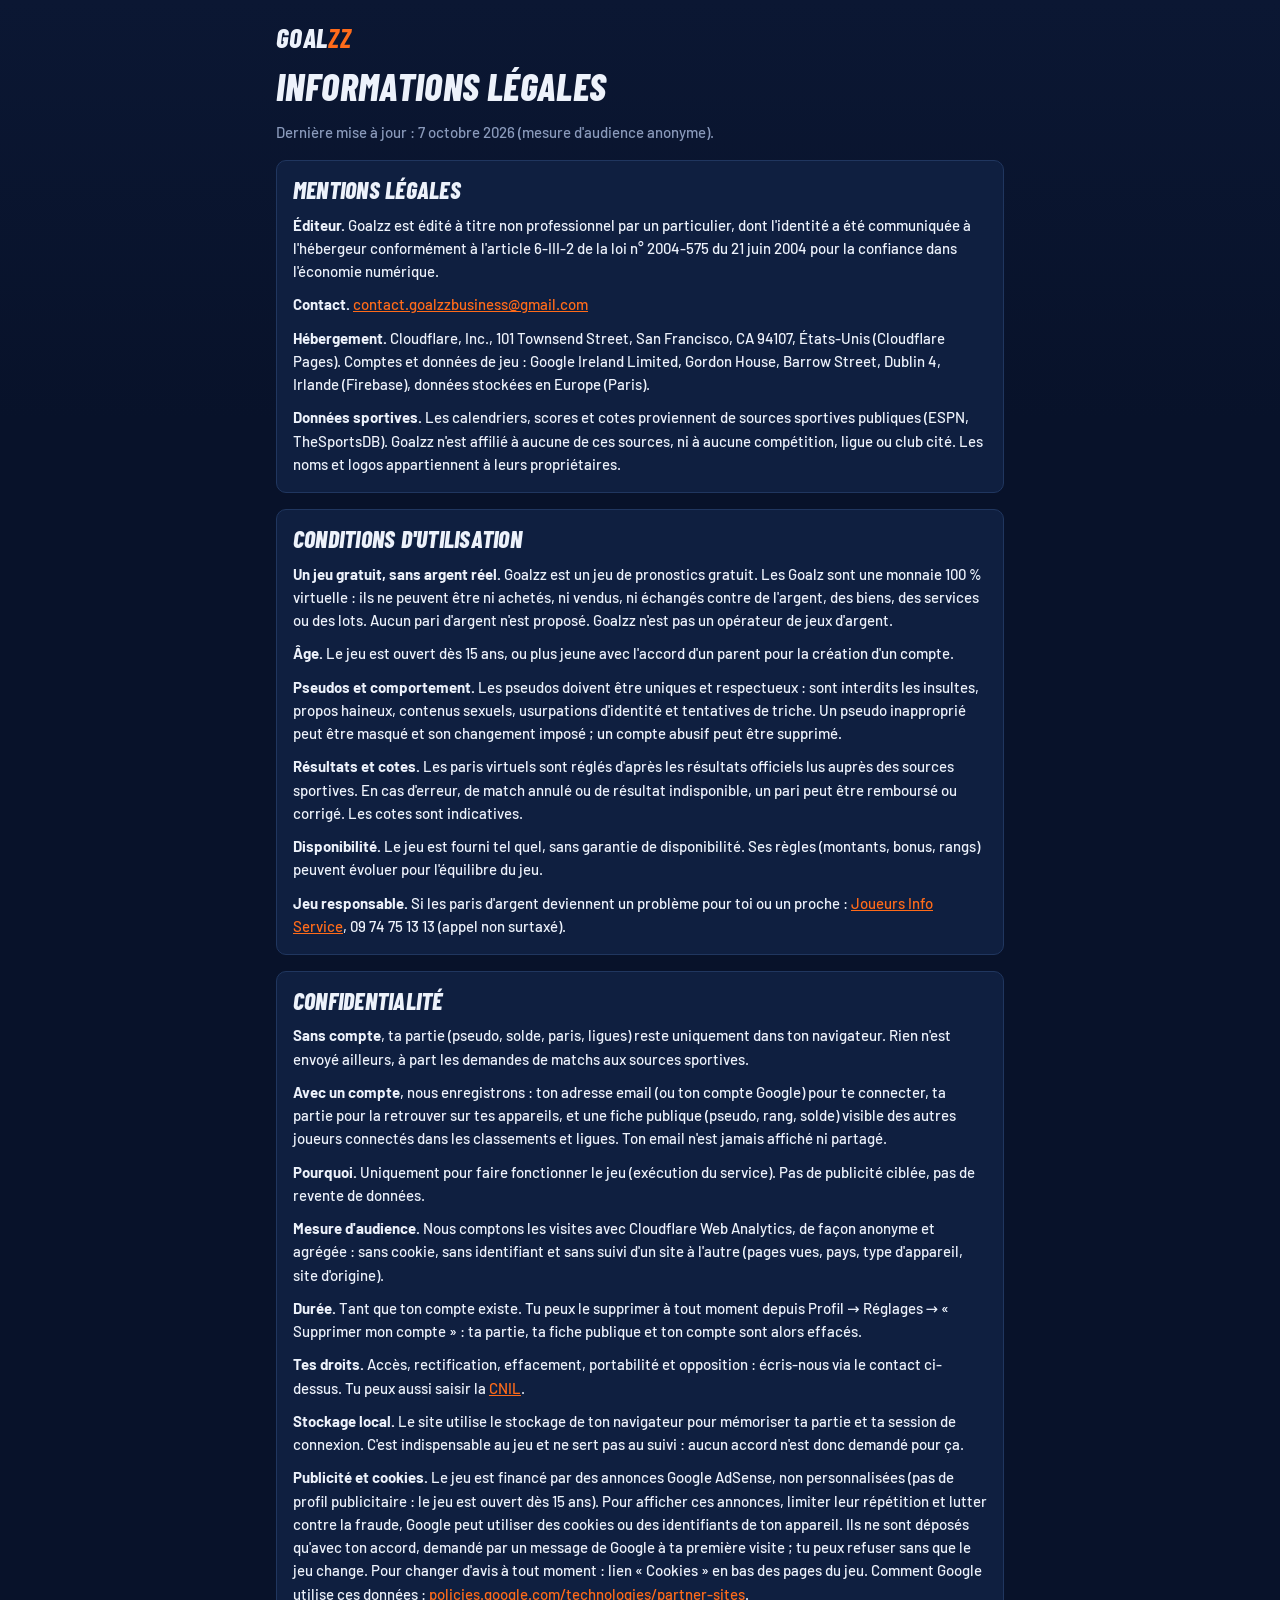
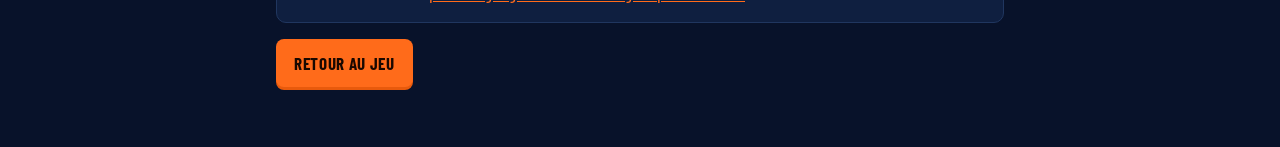
<file: legal.html>
<!doctype html>
<html lang="fr">
<head>
  <meta charset="utf-8">
  <meta name="google-adsense-account" content="ca-pub-2648122457549094">
  <meta name="viewport" content="width=device-width, initial-scale=1, viewport-fit=cover">
  <meta name="theme-color" content="#08122a">
  <title>Goalzz · Mentions légales, conditions et confidentialité</title>
  <meta name="description" content="Mentions légales, conditions d'utilisation et politique de confidentialité de Goalzz, le jeu de pronostics sportifs gratuit sans argent réel.">
  <link rel="canonical" href="https://goalzz.fr/legal">
  <link rel="icon" href="icons/icon.svg" type="image/svg+xml">
  <link rel="preconnect" href="https://fonts.googleapis.com">
  <link rel="preconnect" href="https://fonts.gstatic.com" crossorigin>
  <link href="https://fonts.googleapis.com/css2?family=Barlow+Condensed:ital,wght@0,700;0,800;1,800&family=Barlow:wght@400;500;600;700&display=swap" rel="stylesheet">
  <link rel="stylesheet" href="css/styles.css">
</head>
<body>
  <main class="legal-page">
    <a class="logo" href="./" aria-label="Retour au jeu"><span>GOAL<b>ZZ</b></span></a>

    <h1 class="page-title">Informations légales</h1>
    <p class="muted">Dernière mise à jour : 7 octobre 2026 (mesure d'audience anonyme).</p>

    <section id="mentions" class="card">
      <h2>Mentions légales</h2>
      <p><strong>Éditeur.</strong> Goalzz est édité à titre non professionnel par un particulier, dont
        l'identité a été communiquée à l'hébergeur conformément à l'article 6-III-2 de la loi
        n° 2004-575 du 21 juin 2004 pour la confiance dans l'économie numérique.</p>
      <p><strong>Contact.</strong> <a href="mailto:contact.goalzzbusiness@gmail.com">contact.goalzzbusiness@gmail.com</a></p>
      <p><strong>Hébergement.</strong> Cloudflare, Inc., 101 Townsend Street, San Francisco, CA 94107,
        États-Unis (Cloudflare Pages). Comptes et données de jeu : Google Ireland Limited, Gordon House,
        Barrow Street, Dublin 4, Irlande (Firebase), données stockées en Europe (Paris).</p>
      <p><strong>Données sportives.</strong> Les calendriers, scores et cotes proviennent de sources
        sportives publiques (ESPN, TheSportsDB). Goalzz n'est affilié à aucune de ces sources, ni à
        aucune compétition, ligue ou club cité. Les noms et logos appartiennent à leurs propriétaires.</p>
    </section>

    <section id="cgu" class="card">
      <h2>Conditions d'utilisation</h2>
      <p><strong>Un jeu gratuit, sans argent réel.</strong> Goalzz est un jeu de pronostics gratuit.
        Les Goalz sont une monnaie 100 % virtuelle : ils ne peuvent être ni achetés, ni vendus, ni
        échangés contre de l'argent, des biens, des services ou des lots. Aucun pari d'argent n'est
        proposé. Goalzz n'est pas un opérateur de jeux d'argent.</p>
      <p><strong>Âge.</strong> Le jeu est ouvert dès 15 ans, ou plus jeune avec l'accord d'un
        parent pour la création d'un compte.</p>
      <p><strong>Pseudos et comportement.</strong> Les pseudos doivent être uniques et respectueux :
        sont interdits les insultes, propos haineux, contenus sexuels, usurpations d'identité et
        tentatives de triche. Un pseudo inapproprié peut être masqué et son changement imposé ; un
        compte abusif peut être supprimé.</p>
      <p><strong>Résultats et cotes.</strong> Les paris virtuels sont réglés d'après les résultats
        officiels lus auprès des sources sportives. En cas d'erreur, de match annulé ou de résultat
        indisponible, un pari peut être remboursé ou corrigé. Les cotes sont indicatives.</p>
      <p><strong>Disponibilité.</strong> Le jeu est fourni tel quel, sans garantie de disponibilité.
        Ses règles (montants, bonus, rangs) peuvent évoluer pour l'équilibre du jeu.</p>
      <p><strong>Jeu responsable.</strong> Si les paris d'argent deviennent un problème pour toi ou un
        proche : <a href="https://www.joueurs-info-service.fr">Joueurs Info Service</a>, 09 74 75 13 13
        (appel non surtaxé).</p>
    </section>

    <section id="confidentialite" class="card">
      <h2>Confidentialité</h2>
      <p><strong>Sans compte</strong>, ta partie (pseudo, solde, paris, ligues) reste uniquement dans
        ton navigateur. Rien n'est envoyé ailleurs, à part les demandes de matchs aux sources sportives.</p>
      <p><strong>Avec un compte</strong>, nous enregistrons : ton adresse email (ou ton compte Google)
        pour te connecter, ta partie pour la retrouver sur tes appareils, et une fiche publique
        (pseudo, rang, solde) visible des autres joueurs connectés dans les classements et ligues.
        Ton email n'est jamais affiché ni partagé.</p>
      <p><strong>Pourquoi.</strong> Uniquement pour faire fonctionner le jeu (exécution du service).
        Pas de publicité ciblée, pas de revente de données.</p>
      <p><strong>Mesure d'audience.</strong> Nous comptons les visites avec Cloudflare Web Analytics,
        de façon anonyme et agrégée : sans cookie, sans identifiant et sans suivi d'un site à l'autre
        (pages vues, pays, type d'appareil, site d'origine).</p>
      <p><strong>Durée.</strong> Tant que ton compte existe. Tu peux le supprimer à tout moment depuis
        Profil → Réglages → « Supprimer mon compte » : ta partie, ta fiche publique et ton compte
        sont alors effacés.</p>
      <p><strong>Tes droits.</strong> Accès, rectification, effacement, portabilité et opposition :
        écris-nous via le contact ci-dessus. Tu peux aussi saisir la
        <a href="https://www.cnil.fr">CNIL</a>.</p>
      <p><strong>Stockage local.</strong> Le site utilise le stockage de ton navigateur pour
        mémoriser ta partie et ta session de connexion. C'est indispensable au jeu et ne sert pas au
        suivi : aucun accord n'est donc demandé pour ça.</p>
      <p id="cookies"><strong>Publicité et cookies.</strong> Le jeu est financé par des annonces Google
        AdSense, non personnalisées (pas de profil publicitaire : le jeu est ouvert dès 15 ans). Pour
        afficher ces annonces, limiter leur répétition et lutter contre la fraude, Google peut utiliser
        des cookies ou des identifiants de ton appareil. Ils ne sont déposés qu'avec ton accord, demandé
        par un message de Google à ta première visite ; tu peux refuser sans que le jeu change. Pour
        changer d'avis à tout moment : lien « Cookies » en bas des pages du jeu. Comment Google utilise
        ces données : <a href="https://policies.google.com/technologies/partner-sites">policies.google.com/technologies/partner-sites</a>.</p>
    </section>

    <p><a class="btn btn-primary" href="./">Retour au jeu</a></p>
  </main>
</body>
</html>
</file>
<file: css/styles.css>
/* ===========================================================
   GOALZ · thème violet & jaune, mobile d'abord
   =========================================================== */
:root {
  --bg: #08122a;
  --bg-2: #0b1733;
  --surface: #0f1f40;
  --surface-2: #15284f;
  --surface-3: #1c335f;
  --line: #20365f;
  --line-2: #2d4a7c;
  --text: #edf2fb;
  --muted: #8a9abb;
  --placeholder: #5f7299;
  --accent: #ff6b1a;
  --accent-2: #e85a0c;
  --accent-hover: #ff8746;
  --accent-ink: #1a0800;
  --accent-rgb: 255, 107, 26;
  --accent-soft: rgba(var(--accent-rgb), 0.14);
  --live: #ff3d5a;
  --live-soft: rgba(255, 61, 90, 0.13);
  --info: #5aa8ff;
  --info-soft: rgba(90, 168, 255, 0.13);
  --orange: var(--live);
  --orange-ink: #ffffff;
  --orange-soft: var(--live-soft);
  --green: #3ddc84;
  --red: #ff4d63;
  --red-soft: rgba(255, 77, 99, 0.12);
  --gold: #ffc83d;
  --radius: 10px;
  --radius-sm: 6px;
  --display: 'Barlow Condensed', 'Arial Narrow', system-ui, sans-serif;
  --body: 'Barlow', system-ui, -apple-system, 'Segoe UI', sans-serif;
  --nav-h: 66px;
  --safe-b: env(safe-area-inset-bottom, 0px);
  --ease-out: cubic-bezier(0.2, 0.9, 0.3, 1);
  --ease-back: cubic-bezier(0.3, 1.5, 0.5, 1);
  color-scheme: dark;
}

* { box-sizing: border-box; }
html { -webkit-text-size-adjust: 100%; }
body {
  margin: 0;
  background: var(--bg);
  /* lignes de terrain très discrètes, façon habillage TV */
  background-image:
    linear-gradient(180deg, var(--bg-2), var(--bg) 420px),
    repeating-linear-gradient(-60deg, transparent 0 22px, rgba(255, 255, 255, 0.012) 22px 23px);
  background-attachment: fixed;
  color: var(--text);
  font: 15px/1.45 var(--body);
  font-weight: 500;
  -webkit-font-smoothing: antialiased;
  min-height: 100vh;
}
button, input { font: inherit; color: inherit; }
button { cursor: pointer; }
a { color: inherit; text-decoration: none; }
h1, h2, h3 { font-family: var(--display); font-weight: 800; letter-spacing: 0.01em; margin: 0; line-height: 1.05; }
p { margin: 0; }
svg { flex-shrink: 0; }
.muted { color: var(--muted); }
.grow { flex: 1; min-width: 0; }
.sr-only { position: absolute; width: 1px; height: 1px; overflow: hidden; clip: rect(0 0 0 0); white-space: nowrap; }
.gain { color: var(--green); }
.loss { color: var(--red); }
.eyebrow { font-size: 12px; font-weight: 700; letter-spacing: 0.12em; text-transform: uppercase; color: var(--muted); }
:focus-visible { outline: 2px solid var(--accent); outline-offset: 2px; }

.coin { width: 22px; height: 22px; display: inline-block; vertical-align: middle; filter: drop-shadow(0 1px 2px rgba(0, 0, 0, 0.4)); }
.coin-sm { width: 16px; height: 16px; }
.coin-xs { width: 13px; height: 13px; }

/* ---------- Boutons ---------- */
.btn {
  display: inline-flex; align-items: center; justify-content: center; gap: 8px;
  border: 0; border-radius: 8px; padding: 11px 18px;
  font-weight: 700; font-size: 15px; letter-spacing: 0.01em; transition: transform 0.12s, box-shadow 0.2s, background 0.2s, opacity 0.2s;
}
.btn:active:not(:disabled) { transform: scale(0.97); }
.btn:disabled { opacity: 0.45; cursor: not-allowed; }
.btn svg { width: 18px; height: 18px; }
.btn-primary { background: var(--accent); color: var(--accent-ink); box-shadow: 0 3px 0 var(--accent-2); text-transform: uppercase; font-family: var(--display); font-size: 17px; letter-spacing: 0.04em; }
.btn-primary:active:not(:disabled) { transform: translateY(2px); box-shadow: 0 1px 0 var(--accent-2); }
.btn-primary:hover:not(:disabled) { background: var(--accent-hover); }
.btn-ghost { background: var(--surface-2); border: 1px solid var(--line); }
.btn-ghost:hover { background: var(--surface-3); }
.btn-lg { padding: 14px 22px; font-size: 19px; border-radius: 9px; }
.btn-block { width: 100%; }
.link-btn {
  display: inline-flex; align-items: center; gap: 6px; background: none; border: 0; padding: 6px 8px;
  color: var(--accent); font-weight: 600; font-size: 13px; border-radius: 8px;
}
.link-btn svg { width: 15px; height: 15px; }
.link-btn:hover { background: var(--accent-soft); }
.link-btn.danger { color: var(--red); }
.link-btn.danger:hover { background: var(--red-soft); }
.icon-btn { display: grid; place-items: center; width: 32px; height: 32px; border-radius: 8px; border: 0; background: transparent; color: var(--muted); }
.icon-btn:hover { background: var(--surface-3); color: var(--text); }
.icon-btn svg { width: 18px; height: 18px; }

input {
  width: 100%; background: var(--bg-2); border: 1px solid var(--line); border-radius: 8px;
  padding: 12px 14px; outline: none; transition: border-color 0.2s, box-shadow 0.2s;
}
input:focus { border-color: var(--accent); box-shadow: 0 0 0 3px var(--accent-soft); }
input::placeholder { color: var(--placeholder); }

.card { background: var(--surface); border: 1px solid var(--line); border-radius: var(--radius); padding: 16px; }

/* ---------- En-tête ---------- */
.topbar { position: sticky; top: env(safe-area-inset-top, 0px); z-index: 30; background: rgba(8, 18, 42, 0.94); border-bottom: 2px solid var(--accent); }
@supports (backdrop-filter: blur(10px)) { .topbar { background: rgba(8, 18, 42, 0.82); backdrop-filter: blur(12px); } }
.topbar-inner { max-width: 1160px; margin: 0 auto; display: flex; align-items: center; gap: 16px; padding: 10px 16px; }
.logo { display: flex; align-items: center; gap: 6px; font: italic 800 27px/1 var(--display); letter-spacing: 0.03em; }
.logo svg { width: 26px; height: 26px; color: var(--accent); }
.logo b { color: var(--accent); }
.top-right { margin-left: auto; display: flex; align-items: center; gap: 10px; }
.balance {
  position: relative; display: flex; align-items: center; gap: 7px;
  background: var(--surface-2); border: 1px solid var(--line); border-radius: 8px;
  padding: 5px 12px 5px 7px; font: 700 20px/1 var(--display); letter-spacing: 0.02em;
  font-variant-numeric: tabular-nums;
}
.balance.up { animation: pulse-up 0.9s ease; }
.balance.down { animation: pulse-down 0.6s ease; }
@keyframes pulse-up {
  0% { box-shadow: 0 0 0 0 rgba(var(--accent-rgb), 0.7); border-color: var(--accent); }
  40% { transform: scale(1.08); }
  100% { box-shadow: 0 0 0 14px rgba(var(--accent-rgb), 0); transform: scale(1); }
}
@keyframes pulse-down { 30% { transform: scale(0.95); border-color: var(--line); } }
.float-delta {
  position: absolute; right: 12px; top: 100%; font: 800 18px/1 var(--display); pointer-events: none;
  animation: float-up 1.4s ease forwards;
}
.float-delta.pos { color: var(--green); }
.float-delta.neg { color: var(--muted); }
@keyframes float-up { 0% { opacity: 0; transform: translateY(0); } 15% { opacity: 1; } 100% { opacity: 0; transform: translateY(26px); } }

.bonus-btn {
  position: relative; width: 40px; height: 40px; display: grid; place-items: center;
  border-radius: 8px; border: 1px solid var(--line); background: var(--surface-2); color: var(--muted);
}
.bonus-btn svg { width: 20px; height: 20px; }
.bonus-btn .bonus-dot { display: none; }
.bonus-btn.available { color: var(--gold); border-color: rgba(255, 200, 61, 0.45); animation: wiggle 2.6s ease-in-out infinite; }
.bonus-btn.available .bonus-dot {
  display: block; position: absolute; top: 6px; right: 6px; width: 8px; height: 8px; border-radius: 50%;
  background: var(--orange); box-shadow: 0 0 0 2px var(--surface-2);
}
@keyframes wiggle { 0%, 88%, 100% { transform: rotate(0); } 91% { transform: rotate(-12deg); } 94% { transform: rotate(10deg); } 97% { transform: rotate(-6deg); } }

.freebar {
  text-align: center; font-size: 11px; font-weight: 700; letter-spacing: 0.08em; text-transform: uppercase; color: var(--muted);
  background: var(--bg); padding: 4px 12px;
}

/* ---------- Navigation ---------- */
.nav-top { display: none; }
.nav-bottom {
  position: fixed; left: 0; right: 0; bottom: 0; z-index: 30;
  display: grid; grid-template-columns: repeat(6, 1fr);
  background: rgba(8, 18, 42, 0.97); border-top: 1px solid var(--line);
  padding-bottom: var(--safe-b); height: calc(var(--nav-h) + var(--safe-b));
}
.nav-item {
  display: flex; flex-direction: column; align-items: center; justify-content: center; gap: 4px;
  position: relative; font-size: 11px; font-weight: 700; letter-spacing: 0.04em; text-transform: uppercase; color: var(--muted); transition: color 0.2s;
}
.nav-bottom .nav-item::before {
  content: ''; position: absolute; top: 0; left: 28%; right: 28%; height: 3px; border-radius: 0 0 3px 3px;
  background: var(--accent); transform: scaleX(0); transition: transform 0.25s var(--ease-out);
}
.nav-bottom .nav-item.active::before { transform: scaleX(1); }
.nav-item.active { color: var(--accent); }
.nav-icon { position: relative; display: grid; place-items: center; }
.nav-icon svg { width: 22px; height: 22px; }
.nav-icon.bump { animation: nav-bump 0.45s var(--ease-back); }
@keyframes nav-bump { 40% { transform: scale(1.35) rotate(-8deg); } }
.nav-badge {
  position: absolute; top: -6px; right: -10px; min-width: 18px; height: 18px; padding: 0 5px;
  border-radius: 999px; background: var(--accent); color: var(--accent-ink); font-size: 11px; font-weight: 800;
  display: grid; place-items: center; animation: pop 0.35s cubic-bezier(0.3, 1.6, 0.5, 1);
}
@keyframes pop { from { transform: scale(0.3); } to { transform: scale(1); } }

/* ---------- Mise en page ---------- */
.layout {
  max-width: 1160px; margin: 0 auto; padding: 18px 16px calc(var(--nav-h) + var(--safe-b) + 90px);
  display: grid; gap: 24px; grid-template-columns: minmax(0, 1fr);
}
.aside { display: none; }
.content > * + * { margin-top: 16px; }

/* ---------- Emplacements publicitaires ---------- */
.ad { container-type: inline-size; display: grid; justify-items: center; gap: 4px; }
.ad-label { font-size: 11px; font-weight: 700; letter-spacing: 0.14em; text-transform: uppercase; color: var(--muted); }
.ad-box { width: 100%; max-width: var(--ad-w); min-height: var(--ad-h); border-radius: var(--radius-sm); }
.ad-live .ad-box { background: var(--bg-2); }
.ad-box > ins { display: block; }
.ad-top .ad-box > ins, .ad-side .ad-box > ins { width: var(--ad-w); max-width: 100%; height: var(--ad-h); }
.ad-ph {
  height: var(--ad-h); display: flex; flex-wrap: wrap; align-items: center; justify-content: center; align-content: center; gap: 2px 10px;
  padding: 6px 12px; overflow: hidden; text-align: center; color: var(--muted);
  border: 1px dashed var(--line-2); border-radius: var(--radius-sm);
  background: repeating-linear-gradient(-45deg, transparent 0 10px, rgba(255, 255, 255, 0.018) 10px 20px), var(--bg-2);
}
.ad-ph strong { font: 700 15px/1.1 var(--display); letter-spacing: 0.06em; text-transform: uppercase; }
.ad-ph small { font-size: 12px; font-weight: 600; font-variant-numeric: tabular-nums; }
a.ad-ph { transition: border-color 0.2s, color 0.2s; }
a.ad-ph:hover { border-color: rgba(var(--accent-rgb), 0.55); color: var(--accent); }
a.ad-ph:focus-visible { outline-offset: -2px; }
.ad-size-lg { display: none; }
.ad-top { --ad-w: 320px; --ad-h: 50px; }
.ad-side, .ad-bottom { --ad-w: 300px; --ad-h: 250px; }
.ad-band { max-width: 1160px; margin: 0 auto; padding: 0 16px; }
.ad-band > .ad { margin-top: 12px; }
.ads-off .ad-band, .ads-off .ad-bottom { display: none; }
/* Annonce non servie ou bloquée : on replie le pavé et le bas de page. La bannière garde sa place,
   sinon toute la page sauterait sous l'en-tête. */
.ad-live:not(.ad-top):has(ins[data-ad-status="unfilled"]),
.ad-live.ad-empty:not(.ad-top):not(:has(ins[data-ad-status="filled"])),
.no-ads .ad-live:not(.ad-top) { display: none; }
@container (min-width: 728px) {
  .ad-size-sm { display: none; }
  .ad-size-lg { display: inline; }
  .ad-top .ad-box, .ad-bottom .ad-box { --ad-w: 728px; --ad-h: 90px; }
}

.greeting h1 { font: italic 800 34px/1 var(--display); text-transform: uppercase; letter-spacing: 0.01em; }
.greeting h1 b { color: var(--accent); }
.greeting p { margin-top: 4px; }
.page-title { font: italic 800 38px/1 var(--display); text-transform: uppercase; }
.section-title { display: flex; align-items: center; gap: 10px; font: italic 800 22px/1 var(--display); text-transform: uppercase; letter-spacing: 0.02em; margin-top: 26px !important; }
.section-title::before { content: ''; width: 4px; height: 18px; background: var(--accent); transform: skewX(-14deg); }
.section-title:has(.live-dot)::before { display: none; }
.section-row { display: flex; align-items: center; justify-content: space-between; margin-top: 26px !important; }
.section-row .section-title { margin-top: 0 !important; }
.live-dot { width: 9px; height: 9px; border-radius: 50%; background: var(--live); box-shadow: 0 0 0 0 var(--live); animation: live 1.4s infinite; }
@keyframes live { 0% { box-shadow: 0 0 0 0 rgba(255, 61, 90, 0.7); } 100% { box-shadow: 0 0 0 10px rgba(255, 61, 90, 0); } }

/* ---------- Bonus ---------- */
.bonus-card {
  width: 100%; display: flex; align-items: center; gap: 14px; text-align: left;
  padding: 14px 16px; border-radius: var(--radius); border: 1px solid rgba(var(--accent-rgb), 0.45);
  background: linear-gradient(100deg, rgba(var(--accent-rgb), 0.2), var(--surface) 65%);
  position: relative; overflow: hidden;
}
.bonus-card::after {
  content: ''; position: absolute; inset: 0; transform: translateX(-100%);
  background: linear-gradient(100deg, transparent 30%, rgba(255, 255, 255, 0.12) 50%, transparent 70%);
  animation: shine 3.2s ease-in-out infinite;
}
@keyframes shine { 60%, 100% { transform: translateX(100%); } }
.bonus-card strong { display: block; font-size: 15px; }
.bonus-card .muted { font-size: 13px; }
.bonus-gift { width: 44px; height: 44px; border-radius: 8px; display: grid; place-items: center; background: var(--accent); color: var(--accent-ink); }
.bonus-amount { font: 800 22px/1 var(--display); color: var(--gold); display: flex; align-items: center; gap: 5px; }

/* ---------- Filtres ---------- */
.chips { display: flex; gap: 8px; overflow-x: auto; padding: 2px 0 4px; scrollbar-width: none; }
.chips::-webkit-scrollbar { display: none; }
.chip {
  flex-shrink: 0; display: inline-flex; align-items: center; gap: 7px; padding: 8px 14px;
  border-radius: 7px; border: 1px solid var(--line); background: var(--surface); font-weight: 700; font-size: 14px;
  transition: background 0.2s, border-color 0.2s, color 0.2s, transform 0.15s;
}
.chip:hover { border-color: var(--line-2); }
.chip.active { background: var(--accent); border-color: var(--accent); color: var(--accent-ink); animation: pop 0.25s var(--ease-back); }
.chip:active { transform: scale(0.95); }
.chip-count { font-size: 12px; opacity: 0.65; }

/* Barre des sports : grosses tuiles, toujours visible sous l'en-tête. */
.sports-bar {
  position: sticky; top: var(--sports-top, 86px); z-index: 20; margin: 0 -16px; padding: 10px 16px;
  display: flex; gap: 8px; overflow-x: auto; scrollbar-width: none;
  background: rgba(8, 18, 42, 0.94); border-bottom: 1px solid var(--line);
}
@supports (backdrop-filter: blur(10px)) { .sports-bar { background: rgba(8, 18, 42, 0.82); backdrop-filter: blur(12px); } }
.sports-bar::-webkit-scrollbar { display: none; }
.sport-tile {
  flex: 0 0 auto; min-width: 72px; display: grid; justify-items: center; gap: 2px; padding: 8px 10px 7px;
  border-radius: 10px; border: 1px solid var(--line); background: var(--surface); color: var(--text);
  transition: background 0.15s, border-color 0.15s, transform 0.12s;
}
.sport-tile:hover { border-color: var(--line-2); }
.sport-tile:active { transform: scale(0.95); }
.sport-icon { font-size: 24px; line-height: 1; }
.sport-name { font: 700 13px/1.1 var(--body); }
.sport-count { font-size: 11px; font-weight: 700; color: var(--muted); }
.sport-tile.active { background: var(--accent); border-color: var(--accent); color: var(--accent-ink); animation: pop 0.25s var(--ease-back); }
.sport-tile.active .sport-count { color: var(--accent-ink); opacity: 0.75; }
.sport-heading {
  display: flex; align-items: center; gap: 10px; margin-top: 30px !important; padding-bottom: 8px;
  font: italic 800 26px/1 var(--display); text-transform: uppercase; border-bottom: 2px solid var(--line);
}
.gender-switch { display: flex; gap: 8px; }

/* ---------- Cartes de match ---------- */
.match-grid { display: grid; gap: 12px; grid-template-columns: minmax(0, 1fr); }
.match {
  position: relative; background: var(--surface); border: 1px solid var(--line); border-radius: var(--radius); padding: 14px;
  transition: border-color 0.2s, transform 0.2s var(--ease-out), box-shadow 0.2s;
}
.match::before {
  content: ''; position: absolute; left: -1px; top: 12px; bottom: 12px; width: 3px; border-radius: 0 3px 3px 0;
  background: var(--accent); transform: scaleY(0); transition: transform 0.25s var(--ease-out);
}
.match:hover { border-color: var(--line-2); }
.match.has-pick { border-color: rgba(var(--accent-rgb), 0.55); }
.match.has-pick::before { transform: scaleY(1); }
@media (hover: hover) { .match-upcoming:hover { transform: translateY(-2px); box-shadow: 0 10px 24px -14px rgba(0, 0, 0, 0.7); } }
@keyframes rise { from { opacity: 0; transform: translateY(10px); } to { opacity: 1; transform: none; } }
.enter .match, .enter .bet, .enter .slip-item, .enter .rank-row, .enter .badge, .enter .featured { animation: rise 0.4s var(--ease-out) both; }
.enter .match-grid > :nth-child(2), .enter .rank-list > :nth-child(2), .enter .bet-list > :nth-child(2) { animation-delay: 0.04s; }
.enter .match-grid > :nth-child(3), .enter .rank-list > :nth-child(3), .enter .bet-list > :nth-child(3) { animation-delay: 0.08s; }
.enter .match-grid > :nth-child(n+4), .enter .rank-list > :nth-child(n+4), .enter .bet-list > :nth-child(n+4) { animation-delay: 0.12s; }
.match-live { border-color: rgba(255, 61, 90, 0.4); background: linear-gradient(180deg, var(--live-soft), var(--surface) 55%); }
.match-finished { opacity: 0.85; }
.match-head { display: flex; justify-content: space-between; align-items: center; gap: 10px; font-size: 12px; margin-bottom: 10px; }
.comp { color: var(--muted); font-weight: 600; white-space: nowrap; overflow: hidden; text-overflow: ellipsis; }
.kick { color: var(--text); font-weight: 600; font-variant-numeric: tabular-nums; white-space: nowrap; }
.live-pill, .done-pill, .status-pill {
  font-size: 10px; font-weight: 800; letter-spacing: 0.08em; padding: 3px 8px; border-radius: 4px; white-space: nowrap; text-transform: uppercase;
}
.live-pill { background: var(--live); color: #fff; animation: blink 1.6s ease-in-out infinite; }
@keyframes blink { 50% { opacity: 0.55; } }
.done-pill { background: var(--surface-3); color: var(--muted); }
.match-body { display: flex; align-items: center; gap: 12px; margin-bottom: 12px; }
.teams { flex: 1; min-width: 0; display: grid; gap: 7px; }
.team { display: flex; align-items: center; gap: 9px; font-weight: 600; font-size: 15px; }
.team span { white-space: nowrap; overflow: hidden; text-overflow: ellipsis; }
.team .dot { width: 10px; height: 10px; border-radius: 3px; flex-shrink: 0; box-shadow: 0 0 0 2px rgba(255, 255, 255, 0.06); }
.match-finished .team { color: var(--muted); }
.match-finished .team.is-winner { color: var(--text); }
.score { display: grid; gap: 7px; font: 800 20px/1 var(--display); text-align: right; font-variant-numeric: tabular-nums; }
.score-tennis { font: 700 15px/1.2 var(--display); color: var(--text); max-width: 45%; white-space: pre-wrap; text-align: right; }
.live-clock { font-size: 12px; font-weight: 700; color: var(--live); font-variant-numeric: tabular-nums; white-space: nowrap; }

.odds { display: grid; gap: 8px; }
.odds.cols-2 { grid-template-columns: 1fr 1fr; }
.odds.cols-3 { grid-template-columns: 1fr 1fr 1fr; }
.odd {
  display: flex; justify-content: space-between; align-items: center; gap: 6px;
  position: relative; overflow: hidden;
  padding: 10px 12px; border-radius: 7px; border: 1px solid var(--line); background: var(--surface-2);
  transition: background 0.15s, border-color 0.15s, transform 0.12s var(--ease-out), box-shadow 0.2s;
}
.odd:hover:not(:disabled) { border-color: rgba(var(--accent-rgb), 0.5); background: var(--surface-3); }
.odd:active:not(:disabled) { transform: scale(0.94); }
.odd:disabled { cursor: default; opacity: 0.55; }
.odd-label { font-size: 12px; font-weight: 700; color: var(--muted); letter-spacing: 0.03em; }
.odd-val { font: 800 19px/1 var(--display); color: var(--text); font-variant-numeric: tabular-nums; }
.odd.selected { background: var(--accent); border-color: var(--accent); box-shadow: inset 0 -3px 0 var(--accent-2); }
/* Sélection d'une cote : rebond, onde et reflet */
.odd.just-picked { animation: odd-pick 0.5s var(--ease-back); }
.odd.just-picked::before {
  content: ''; position: absolute; inset: 0; border-radius: inherit; pointer-events: none;
  box-shadow: 0 0 0 0 rgba(var(--accent-rgb), 0.7); animation: odd-ring 0.6s var(--ease-out) forwards;
}
.odd.just-picked::after {
  content: ''; position: absolute; top: 0; bottom: 0; left: -60%; width: 50%; pointer-events: none;
  background: linear-gradient(100deg, transparent, rgba(255, 255, 255, 0.55), transparent);
  transform: skewX(-20deg); animation: odd-shine 0.55s ease-out 0.05s forwards;
}
.odd.just-unpicked { animation: odd-unpick 0.3s ease; }
@keyframes odd-pick { 0% { transform: scale(0.88); } 55% { transform: scale(1.07); } 100% { transform: scale(1); } }
@keyframes odd-ring { to { box-shadow: 0 0 0 12px rgba(var(--accent-rgb), 0); } }
@keyframes odd-shine { to { left: 120%; } }
@keyframes odd-unpick { 40% { transform: scale(0.92); } }
.odd.selected .odd-label, .odd.selected .odd-val { color: var(--accent-ink); }
.odd.won:disabled { opacity: 1; border-color: var(--green); background: rgba(61, 220, 132, 0.12); }
.odd.won .odd-val { color: var(--green); }

/* ---------- Paris en direct ---------- */
.odd-val { display: inline-flex; align-items: center; gap: 3px; }
.odd-val svg { width: 15px; height: 15px; color: var(--muted); }
.odd-move { font-style: normal; font-size: 10px; line-height: 1; }
.odd-up { border-color: rgba(61, 220, 132, 0.6); }
.odd-up .odd-move { color: var(--green); }
.odd-down { border-color: rgba(255, 77, 99, 0.6); }
.odd-down .odd-move { color: var(--red); }
.odd-up:not(.selected) .odd-val { animation: odd-flash-up 1.2s ease; }
.odd-down:not(.selected) .odd-val { animation: odd-flash-down 1.2s ease; }
.odd.selected .odd-move { color: var(--accent-ink); }
@keyframes odd-flash-up { 0%, 40% { color: var(--green); } }
@keyframes odd-flash-down { 0%, 40% { color: var(--red); } }
.match-live .odd:disabled { opacity: 0.45; }
.match-analysis { display: inline-block; margin-top: 10px; font-size: 12px; font-weight: 600; color: var(--muted); text-decoration: underline; text-underline-offset: 2px; }
.match-analysis:hover { color: var(--accent); }
.live-note { display: flex; align-items: center; gap: 6px; margin-top: 10px; font-size: 12px; font-weight: 600; color: var(--muted); }
.live-note svg { width: 14px; height: 14px; flex-shrink: 0; }
.live-note.is-open { color: var(--live); }
.match-bettable { border-color: rgba(255, 61, 90, 0.6); }
.slip-item.is-live { border-left-color: var(--live); }
.slip-live { display: flex; align-items: center; gap: 6px; margin-bottom: 4px; font-size: 13px; }
.slip-live .live-pill { font-size: 9px; padding: 2px 6px; }
.slip-odd s { color: var(--muted); font-size: 15px; }
.slip-odd .up { color: var(--green); }
.slip-odd .down { color: var(--red); }
.slip-suspended { display: inline-flex; align-items: center; gap: 4px; font: 700 12px/1 var(--body); }
.slip-suspended svg { width: 13px; height: 13px; }
.slip-note { display: flex; align-items: center; gap: 6px; font-size: 12px; }
.slip-note svg { width: 14px; height: 14px; color: var(--live); flex-shrink: 0; }
.tag-live { display: inline-flex; align-items: center; gap: 3px; margin-left: 8px; background: var(--live-soft); color: var(--live); vertical-align: 2px; }
.tag-live svg { width: 11px; height: 11px; }
.bet-note { font-size: 12px; margin-top: 6px; }

/* ---------- Pastille envoyée au panier ---------- */
.fly-chip {
  position: fixed; z-index: 80; left: 0; top: 0; pointer-events: none;
  padding: 6px 10px; border-radius: 7px; background: var(--accent); color: var(--accent-ink);
  font: 800 16px/1 var(--display); box-shadow: 0 8px 20px -6px rgba(0, 0, 0, 0.6);
}

/* ---------- Barre panier (mobile) ---------- */
.slipbar {
  position: fixed; z-index: 25; left: 12px; right: 12px; bottom: calc(var(--nav-h) + var(--safe-b) + 10px);
  display: flex; align-items: center; gap: 12px; padding: 12px 14px; border-radius: 10px;
  background: var(--accent); color: var(--accent-ink); font-weight: 700;
  box-shadow: 0 3px 0 var(--accent-2), 0 12px 28px -8px rgba(0, 0, 0, 0.6);
  animation: slide-up 0.35s var(--ease-back);
}
.slipbar.no-enter { animation: none; }
.slipbar.bump { animation: bump 0.35s var(--ease-back); }
.slipbar-count.bump { animation: nav-bump 0.45s var(--ease-back); }
@keyframes slide-up { from { transform: translateY(120%); } to { transform: none; } }
@keyframes bump { 45% { transform: scale(1.04) translateY(-3px); } }
.slipbar-count { width: 28px; height: 28px; border-radius: 6px; background: var(--accent-ink); color: var(--accent); display: grid; place-items: center; font-weight: 800; }
.slipbar-gain { display: flex; align-items: center; gap: 5px; font: 800 18px/1 var(--display); }
.slipbar svg:last-child { width: 18px; height: 18px; }

/* ---------- Panier ---------- */
.slip-head { display: flex; align-items: center; justify-content: space-between; margin-bottom: 12px; }
.slip-head h2 { font: italic 800 28px/1 var(--display); text-transform: uppercase; display: flex; align-items: center; gap: 8px; }
.count { font: 800 14px/1 var(--body); font-style: normal; background: var(--accent); color: var(--accent-ink); border-radius: 5px; padding: 3px 8px; }
.slip-items { display: grid; gap: 10px; }
.slip-item { position: relative; background: var(--surface); border: 1px solid var(--line); border-left: 3px solid var(--accent); border-radius: 8px; padding: 12px; }
.slip-item.is-new { animation: slip-in 0.45s var(--ease-back); }
.slip-item.is-new .slip-odd { animation: odd-pick 0.5s var(--ease-back) 0.1s both; }
@keyframes slip-in { from { opacity: 0; transform: translateX(30px) scale(0.96); background: rgba(var(--accent-rgb), 0.25); } }
.slip-item.expired { opacity: 0.6; border-style: dashed; }
.slip-top { display: flex; align-items: flex-start; gap: 10px; }
.slip-match { font-size: 12px; color: var(--muted); white-space: nowrap; overflow: hidden; text-overflow: ellipsis; }
.slip-pick { font-weight: 700; margin-top: 2px; }
.slip-odd { font: 800 22px/1 var(--display); color: var(--accent); padding-top: 2px; }
.stake-row { display: flex; gap: 8px; margin-top: 12px; align-items: stretch; flex-wrap: wrap; }
.stake-input { position: relative; flex: 1 1 110px; }
.stake-input input.bumped { animation: stake-bump 0.35s var(--ease-back); border-color: var(--accent); }
@keyframes stake-bump { 40% { transform: scale(1.04); } }
.stake-input input { padding: 10px 36px 10px 12px; font: 700 18px/1 var(--display); font-variant-numeric: tabular-nums; }
.stake-input .coin { position: absolute; right: 12px; top: 50%; transform: translateY(-50%); }
.quick { display: flex; gap: 6px; flex: 1 1 200px; }
.quick button {
  flex: 1; border-radius: 6px; border: 1px solid var(--line); background: var(--surface-2);
  font-size: 13px; font-weight: 700; padding: 8px 4px; transition: transform 0.12s, border-color 0.15s, color 0.15s;
}
.quick button:active { transform: scale(0.92); }
.quick button:hover { border-color: rgba(var(--accent-rgb), 0.5); color: var(--accent); }
.gain-line { display: flex; justify-content: space-between; align-items: center; margin-top: 10px; font-size: 13px; }
.gain-line .gain { font: 800 18px/1 var(--display); }
.warn { color: var(--live); font-size: 13px; margin-top: 8px; }
.slip-foot { margin-top: 14px; padding: 14px; border-radius: 10px; background: var(--surface-2); border: 1px solid var(--line); display: grid; gap: 8px; }
.slip-sum { display: flex; justify-content: space-between; align-items: center; font-size: 14px; }
.slip-sum strong { display: flex; align-items: center; gap: 5px; font: 700 18px/1 var(--display); }
.slip-sum.big strong { font-size: 26px; }
.slip-modes { margin-bottom: 12px; }
.combo-box { display: grid; gap: 8px; padding-bottom: 10px; border-bottom: 1px solid var(--line); }
.combo-odds { color: var(--accent); font-size: 24px !important; }
.combo-rule { margin: 0; font-size: 12px; }
.combo-legs { list-style: none; margin: 10px 0 0; padding: 0; display: grid; gap: 6px; }
.leg { display: flex; align-items: center; gap: 10px; padding: 8px 10px; border-radius: 7px; background: var(--surface-2); font-size: 13px; }
.leg-lost { background: var(--red-soft); }
.leg-won { background: rgba(61, 220, 132, 0.12); }
.leg-void { opacity: 0.7; }
.leg-icon { width: 18px; height: 18px; border-radius: 50%; display: grid; place-items: center; flex-shrink: 0; background: var(--surface-3); color: var(--muted); }
.leg-icon svg { width: 11px; height: 11px; }
.leg-won .leg-icon { background: var(--green); color: #04210f; }
.leg-lost .leg-icon { background: var(--red); color: #2a0006; }
.leg .grow { display: grid; gap: 2px; min-width: 0; }
.leg-match { color: var(--muted); white-space: nowrap; overflow: hidden; text-overflow: ellipsis; }
.leg-pick { font-weight: 600; }
.leg .at, .bet-combo .bet-pick .at { color: var(--accent); font: 700 16px/1 var(--display); }
.bet-combo .bet-pick { margin-top: 10px; }
.slip-error { color: var(--red); font-size: 13px; font-weight: 600; }
.slip-foot .btn { margin-top: 4px; }
.slip-page { max-width: 620px; }

/* ---------- Vide ---------- */
.empty { text-align: center; padding: 32px 16px; border: 1px dashed var(--line-2); border-radius: var(--radius); display: grid; gap: 8px; justify-items: center; }
.empty .btn { margin-top: 8px; }
.empty-icon { width: 54px; height: 54px; border-radius: 10px; display: grid; place-items: center; background: var(--surface-2); color: var(--muted); margin-bottom: 4px; }
.empty-icon svg { width: 28px; height: 28px; }

/* ---------- Mes paris ---------- */
.stat-row { display: grid; grid-template-columns: repeat(3, 1fr); gap: 10px; }
.stat-row-4 { grid-template-columns: repeat(2, 1fr); }
.stat { background: var(--surface); border: 1px solid var(--line); border-top: 2px solid var(--accent); border-radius: 8px; padding: 12px; display: grid; gap: 4px; }
.stat .muted { font-size: 11px; font-weight: 700; letter-spacing: 0.06em; text-transform: uppercase; }
.stat strong { font: italic 800 28px/1 var(--display); }
.tabs { display: flex; gap: 4px; padding: 4px; background: var(--surface); border: 1px solid var(--line); border-radius: 9px; }
.tab { flex: 1; border: 0; background: transparent; padding: 9px 8px; border-radius: 6px; font-weight: 700; font-size: 14px; transition: background 0.2s, color 0.2s; color: var(--muted); display: flex; align-items: center; justify-content: center; gap: 6px; }
.tab.active { background: var(--surface-3); color: var(--text); box-shadow: inset 0 -2px 0 var(--accent); }
.tab-count { font-size: 12px; background: var(--bg-2); border-radius: 999px; padding: 1px 7px; }
.tab.active .tab-count { background: var(--accent); color: var(--accent-ink); font-weight: 700; }
.ff-card { display: flex; align-items: center; gap: 12px; padding: 12px 14px; border-radius: 9px; background: var(--info-soft); border: 1px solid rgba(90, 168, 255, 0.3); }
.ff-card strong { display: block; font-size: 14px; }
.ff-card .muted { font-size: 13px; }
.ff-card .btn { padding: 9px 12px; white-space: nowrap; }
.bet-list { display: grid; gap: 10px; }
.bet { background: var(--surface); border: 1px solid var(--line); border-left: 4px solid var(--line); border-radius: 8px; padding: 12px 14px; }
.bet-pending { border-left-color: var(--info); }
.bet-won { border-left-color: var(--green); background: linear-gradient(90deg, rgba(61, 220, 132, 0.1), var(--surface) 45%); }
.bet-lost { border-left-color: var(--red); }
.bet-head { display: flex; justify-content: space-between; align-items: center; gap: 8px; font-size: 12px; }
.bet-right { display: flex; gap: 8px; align-items: center; }
.bet-pending .status-pill { background: var(--info-soft); color: var(--info); }
.bet-won .status-pill { background: var(--green); color: #04210f; }
.bet-lost .status-pill { background: var(--red-soft); color: var(--red); }
.bet-match { display: flex; justify-content: space-between; gap: 10px; margin-top: 8px; font-size: 13px; color: var(--muted); }
.bet-score { font: 700 15px/1.2 var(--display); color: var(--text); white-space: nowrap; }
.bet-pick { font-weight: 700; margin-top: 3px; }
.bet-pick .at { color: var(--accent); font-family: var(--display); font-size: 17px; }
.bet-nums { display: flex; justify-content: space-between; margin-top: 10px; padding-top: 10px; border-top: 1px solid var(--line); }
.bet-nums > div { display: grid; gap: 2px; }
.bet-nums .right { text-align: right; justify-items: end; }
.bet-nums .muted { font-size: 12px; }
.bet-nums strong { font: 800 19px/1 var(--display); display: flex; align-items: center; gap: 4px; }

/* ---------- Classement ---------- */
.my-rank-card {
  display: flex; align-items: center; gap: 16px;
  background: radial-gradient(260px 160px at 0% 50%, color-mix(in srgb, var(--rank-color) 22%, transparent), transparent 70%), var(--surface);
  border-color: color-mix(in srgb, var(--rank-color) 45%, var(--line));
}
.my-rank-name { margin: 2px 0 8px; font: 800 30px/1 var(--display); text-transform: uppercase; letter-spacing: 0.03em; color: var(--rank-color); }
.rr-bar { height: 8px; border-radius: 99px; background: var(--surface-3); overflow: hidden; }
.rr-bar span { display: block; height: 100%; border-radius: inherit; background: var(--rank-color); box-shadow: 0 0 12px var(--rank-color); }
.rr-text { display: block; margin-top: 6px; font-size: 13px; }
.rank-emblem { width: 34px; height: 38px; flex-shrink: 0; filter: drop-shadow(0 0 6px color-mix(in srgb, currentColor 45%, transparent)); }
.rank-emblem-lg { width: 76px; height: 86px; }
.rank-help summary { cursor: pointer; font-weight: 600; }
.rank-help p { margin: 10px 0 0; font-size: 13px; line-height: 1.5; }
.ladder { display: grid; grid-template-columns: repeat(auto-fill, minmax(62px, 1fr)); gap: 8px; margin-top: 12px; }
.ladder-step { display: grid; justify-items: center; gap: 4px; font-size: 11px; color: var(--muted); }
.rank-list { list-style: none; padding: 0; margin: 0; display: grid; gap: 6px; }
.rank-row { display: flex; align-items: center; gap: 12px; padding: 10px 12px; border-radius: 8px; background: var(--surface); border: 1px solid var(--line); }
.rank-row { background: linear-gradient(90deg, color-mix(in srgb, var(--rank-color) 10%, transparent), var(--surface) 55%); }
.rank-who { display: grid; gap: 3px; min-width: 0; }
.rank-tier { font: 700 13px/1 var(--display); text-transform: uppercase; letter-spacing: 0.05em; color: var(--rank-color); }
.rank-score { display: grid; justify-items: end; gap: 3px; white-space: nowrap; }
.rank-score strong { font: 700 18px/1 var(--display); font-variant-numeric: tabular-nums; }
.rank-score small { font-size: 12px; color: var(--muted); }
.rank-score .muted { display: flex; align-items: center; gap: 3px; font-size: 12px; font-variant-numeric: tabular-nums; }
.rank-row.me { border-color: var(--accent); box-shadow: 0 0 0 1px var(--accent) inset; }
.rank-pos { width: 24px; text-align: center; font: italic 800 20px/1 var(--display); color: var(--muted); }
.rank-name { display: flex; align-items: center; gap: 6px; font-weight: 600; white-space: nowrap; overflow: hidden; text-overflow: ellipsis; }
.amount { display: flex; align-items: center; gap: 5px; font: 700 18px/1 var(--display); font-variant-numeric: tabular-nums; }
.avatar {
  width: 34px; height: 34px; border-radius: 7px; display: grid; place-items: center; flex-shrink: 0;
  background: var(--accent); color: var(--accent-ink); font: italic 800 18px/1 var(--display);
}
.avatar.bot { background: var(--surface-3); font-size: 16px; }
.avatar-lg { width: 60px; height: 60px; border-radius: 10px; font-size: 32px; }
.tag { font-size: 10px; font-weight: 800; letter-spacing: 0.06em; text-transform: uppercase; padding: 2px 6px; border-radius: 4px; background: var(--accent); color: var(--accent-ink); }
.tag-muted { background: var(--surface-3); color: var(--muted); }

.league-forms { display: grid; gap: 10px; }
.form-inline { display: grid; gap: 8px; }
.form-inline label { font-weight: 700; font-size: 14px; }
.input-row { display: flex; gap: 8px; }
.input-row .btn { flex-shrink: 0; }
.code-input { text-transform: uppercase; letter-spacing: 0.2em; font-weight: 700; }
.league { display: grid; gap: 12px; }
.league-head { display: flex; align-items: center; gap: 12px; }
.league-head h3 { font: italic 800 24px/1 var(--display); text-transform: uppercase; }
.league-head .muted { font-size: 13px; }
.code-chip {
  display: inline-flex; align-items: center; gap: 6px; border: 1px dashed rgba(var(--accent-rgb), 0.5);
  background: var(--accent-soft); color: var(--accent); border-radius: 7px; padding: 7px 10px;
  font: 800 17px/1 var(--display); letter-spacing: 0.14em;
}
.code-chip svg { width: 15px; height: 15px; }
.league .link-btn { justify-self: start; }

/* ---------- Profil ---------- */
.profile-hero { display: flex; align-items: center; gap: 14px; flex-wrap: wrap; }
.profile-hero h1 { font: italic 800 32px/1 var(--display); text-transform: uppercase; }
.profile-hero .muted { font-size: 13px; }
.profile-balance { display: flex; align-items: center; gap: 7px; font: italic 800 32px/1 var(--display); color: var(--text); }
.profile-balance .coin { width: 28px; height: 28px; }
.badge-grid { display: grid; grid-template-columns: repeat(2, 1fr); gap: 10px; }
.badge {
  display: grid; gap: 4px; justify-items: center; text-align: center; padding: 14px 10px;
  border-radius: 9px; border: 1px solid var(--line); background: var(--surface);
}
.badge strong { font-size: 14px; }
.badge .muted { font-size: 12px; line-height: 1.35; }
.badge-icon {
  width: 48px; height: 48px; display: grid; place-items: center; margin-bottom: 4px;
  clip-path: polygon(50% 0, 100% 25%, 100% 75%, 50% 100%, 0 75%, 0 25%);
  background: var(--accent); color: var(--accent-ink);
}
.badge-icon svg { width: 24px; height: 24px; }
.badge.locked .badge-icon { background: var(--surface-3); color: var(--muted); }
.badge.locked strong { color: var(--muted); }
.badge.unlocked { border-color: rgba(var(--accent-rgb), 0.45); background: linear-gradient(180deg, rgba(var(--accent-rgb), 0.1), var(--surface) 60%); }
.disclaimer h2 { font: italic 800 20px/1.1 var(--display); text-transform: uppercase; margin-bottom: 6px; }
.disclaimer p { font-size: 14px; }
.profile-actions { display: flex; justify-content: space-between; align-items: center; flex-wrap: wrap; gap: 10px; }

/* ---------- Onboarding ---------- */
.onboarding { min-height: 100vh; display: grid; place-items: center; padding: 24px 16px; position: relative; overflow: hidden; }
.hero-glow {
  position: absolute; inset: -20%; pointer-events: none;
  background:
    linear-gradient(115deg, transparent 0 58%, rgba(var(--accent-rgb), 0.16) 58% 61%, transparent 61% 64%, rgba(var(--accent-rgb), 0.08) 64% 66%, transparent 66%);
  animation: drift 14s ease-in-out infinite alternate;
}
@keyframes drift { to { transform: translate(3%, -3%) scale(1.05); } }
.onboarding-card { position: relative; width: 100%; max-width: 420px; display: grid; gap: 18px; text-align: center; }
.brand-big { display: flex; align-items: center; justify-content: center; gap: 10px; font: italic 800 70px/1 var(--display); letter-spacing: 0.02em; }
.brand-big svg { width: 58px; height: 58px; color: var(--accent); animation: spin-in 0.9s cubic-bezier(0.2, 1.3, 0.4, 1); }
.brand-big b { color: var(--accent); }
@keyframes spin-in { from { transform: rotate(-200deg) scale(0.4); opacity: 0; } }
.tagline { color: var(--muted); font-size: 16px; }
.free-pill { justify-self: center; padding: 6px 12px; border-radius: 5px; font-weight: 700; font-size: 12px; letter-spacing: 0.08em; text-transform: uppercase; color: var(--muted); border: 1px solid var(--line-2); }
.register { display: grid; gap: 10px; text-align: left; background: var(--surface); border: 1px solid var(--line); border-top: 3px solid var(--accent); border-radius: 10px; padding: 18px; }
.register label { font-weight: 700; }
.register input { font-size: 17px; padding: 14px; }
.profiles { display: grid; gap: 8px; text-align: left; }
.profile-row { display: flex; align-items: center; gap: 12px; padding: 10px 12px; border-radius: 8px; border: 1px solid var(--line); background: var(--surface); text-align: left; font-weight: 600; }
.profile-row:hover { border-color: rgba(var(--accent-rgb), 0.5); }
.fineprint { font-size: 12px; color: var(--muted); }

/* ---------- Toasts ---------- */
#toasts {
  position: fixed; z-index: 60; top: 12px; left: 50%; transform: translateX(-50%);
  width: min(440px, calc(100vw - 24px)); display: grid; gap: 8px; pointer-events: none;
}
.toast {
  padding: 12px 16px; border-radius: 8px; font-weight: 600; font-size: 14px;
  background: var(--surface-3); border: 1px solid var(--line); border-left: 4px solid var(--line-2); box-shadow: 0 12px 30px rgba(0, 0, 0, 0.45);
  animation: toast-in 0.35s cubic-bezier(0.2, 1.3, 0.4, 1);
}
.toast.out { animation: toast-out 0.3s ease forwards; }
.toast-win { background: var(--surface-3); border-color: var(--green); border-left-color: var(--green); }
.toast-success { border-left-color: var(--accent); }
.toast-error { border-color: var(--red); border-left-color: var(--red); color: #ffd6db; }
.toast-loss { color: #d8dee7; }
@keyframes toast-in { from { opacity: 0; transform: translateY(-14px) scale(0.96); } }
@keyframes toast-out { to { opacity: 0; transform: translateY(-10px); } }

/* ---------- Confettis & badge ---------- */
.confetti { position: fixed; inset: 0; width: 100vw; height: 100vh; pointer-events: none; z-index: 70; }
.badge-overlay {
  position: fixed; inset: 0; z-index: 65; display: grid; place-items: center; padding: 20px;
  background: rgba(4, 7, 10, 0.75); backdrop-filter: blur(6px); animation: fade 0.25s ease;
}
.badge-overlay.out { animation: fade 0.25s ease reverse forwards; }
@keyframes fade { from { opacity: 0; } }
.badge-pop {
  position: relative; overflow: hidden; width: min(360px, 100%); padding: 30px 24px 24px; border-radius: 24px; text-align: center;
  background: var(--surface); border: 1px solid var(--line-2); border-top: 4px solid var(--accent);
  box-shadow: 0 30px 60px -20px rgba(0, 0, 0, 0.8); display: grid; gap: 8px; justify-items: center;
  animation: badge-in 0.6s cubic-bezier(0.2, 1.4, 0.4, 1);
}
@keyframes badge-in { from { transform: scale(0.5) rotate(-6deg); opacity: 0; } }
.badge-rays {
  position: absolute; top: -120px; left: 50%; width: 360px; height: 360px; margin-left: -180px; pointer-events: none;
  background: repeating-conic-gradient(rgba(var(--accent-rgb), 0.1) 0 10deg, transparent 10deg 20deg);
  mask-image: radial-gradient(circle, #000 20%, transparent 65%);
  -webkit-mask-image: radial-gradient(circle, #000 20%, transparent 65%);
  animation: rays 12s linear infinite;
}
@keyframes rays { to { transform: rotate(360deg); } }
.badge-pop-icon { position: relative; width: 84px; height: 84px; display: grid; place-items: center; clip-path: polygon(50% 0, 100% 25%, 100% 75%, 50% 100%, 0 75%, 0 25%); background: var(--accent); color: var(--accent-ink); animation: badge-bounce 1s cubic-bezier(0.2, 1.6, 0.4, 1) 0.15s both; }
.badge-pop-icon svg { width: 42px; height: 42px; }
@keyframes badge-bounce { from { transform: scale(0) rotate(-30deg); } }
.badge-pop .eyebrow { color: var(--accent); position: relative; }
.badge-pop h2 { font: italic 800 34px/1 var(--display); text-transform: uppercase; position: relative; }
.badge-pop p.muted { position: relative; }
.badge-pop .btn { margin-top: 12px; min-width: 60%; position: relative; }


/* ---------- Vrais matchs ---------- */
.mode-switch { display: grid; grid-template-columns: 1fr 1fr; gap: 8px; }
.mode {
  display: flex; align-items: center; gap: 10px; text-align: left; padding: 10px 12px;
  border-radius: 9px; border: 1px solid var(--line); background: var(--surface); transition: border-color 0.2s, background 0.2s, transform 0.15s;
}
.mode strong { display: block; font-size: 14px; }
.mode small { display: block; font-size: 12px; color: var(--muted); }
.mode-icon { width: 34px; height: 34px; border-radius: 7px; display: grid; place-items: center; background: var(--surface-3); color: var(--muted); transition: background 0.2s, color 0.2s; }
.mode-icon svg { width: 19px; height: 19px; }
.mode.active .mode-icon { background: var(--accent); color: var(--accent-ink); }
.mode:active { transform: scale(0.97); }
.mode:hover { border-color: var(--line-2); }
.mode.active { border-color: var(--accent); background: var(--surface-2); box-shadow: 0 0 0 1px var(--accent) inset; }
.day-chips { display: flex; gap: 6px; overflow-x: auto; scrollbar-width: none; padding: 2px 0 4px; margin-top: 22px !important; }
.day-chips::-webkit-scrollbar { display: none; }
.day-chip {
  flex-shrink: 0; padding: 8px 14px; border-radius: 6px; border: 1px solid var(--line); background: transparent;
  font-weight: 700; font-size: 14px; color: var(--muted); text-transform: capitalize; transition: background 0.2s, color 0.2s;
}
.day-chip.active { background: var(--surface-3); color: var(--text); border-color: var(--line-2); box-shadow: inset 0 -2px 0 var(--accent); }
.comp-group { margin-top: 18px !important; }
.comp-title { display: flex; align-items: center; gap: 10px; font: 700 19px/1.1 var(--display); text-transform: uppercase; letter-spacing: 0.02em; margin-bottom: 10px; }
.comp-logo { width: 24px; height: 24px; object-fit: contain; }
.comp-emoji { font-size: 18px; }
.comp-count { font: 700 12px/1 var(--body); color: var(--muted); background: var(--surface-2); border-radius: 4px; padding: 3px 7px; }
.logo-img { width: 24px; height: 24px; object-fit: contain; flex-shrink: 0; filter: drop-shadow(0 1px 2px rgba(0, 0, 0, 0.35)); }
.logo-sm { width: 16px; height: 16px; vertical-align: -3px; }

/* ---------- Match à la une ---------- */
.featured {
  position: relative; overflow: hidden; padding: 16px; border-radius: 12px;
  border: 1px solid var(--line-2);
  background:
    linear-gradient(115deg, transparent 0 70%, rgba(var(--accent-rgb), 0.12) 70% 73%, transparent 73% 76%, rgba(var(--accent-rgb), 0.06) 76% 78%, transparent 78%),
    linear-gradient(180deg, var(--surface-2), var(--surface));
}
.featured-head { display: flex; justify-content: space-between; align-items: center; font-size: 12px; }
.featured-tag { display: inline-block; margin-left: -16px; padding: 5px 14px 5px 16px; background: var(--accent); color: var(--accent-ink); font: italic 800 14px/1 var(--display); letter-spacing: 0.06em; text-transform: uppercase; clip-path: polygon(0 0, 100% 0, calc(100% - 10px) 100%, 0 100%); }
.ft-teams { display: grid; grid-template-columns: 1fr auto 1fr; align-items: center; gap: 8px; margin: 16px 0 6px; }
.ft-team { display: grid; justify-items: center; gap: 8px; text-align: center; min-width: 0; }
.ft-team strong { font: italic 800 21px/1.05 var(--display); text-transform: uppercase; letter-spacing: 0.01em; overflow-wrap: anywhere; }
.logo-xl { width: 56px; height: 56px; filter: drop-shadow(0 6px 14px rgba(0, 0, 0, 0.5)); }
.ft-team .dot { width: 56px; height: 56px; border-radius: 16px; }
.ft-vs { font: italic 800 18px/1 var(--display); color: var(--accent); padding: 6px 4px; }
.ft-comp { margin: 0 0 14px; text-align: center; font-size: 12px; color: var(--muted); }
.featured .odd { padding-block: 12px; }

/* ---------- Comment jouer ---------- */
.howto { list-style: none; margin: 0; padding: 0; display: grid; grid-template-columns: repeat(3, 1fr); gap: 8px; }
.howto li {
  display: grid; justify-items: center; gap: 6px; padding: 12px 8px; text-align: center; font-size: 12px; font-weight: 700;
  background: var(--surface); border: 1px solid var(--line); border-radius: 8px;
}
.howto span {
  width: 26px; height: 26px; display: grid; place-items: center; border-radius: 5px; transform: skewX(-10deg);
  background: var(--accent); color: var(--accent-ink); font: italic 800 16px/1 var(--display);
}
.section-note { font: 600 12px/1 var(--body); text-transform: none; }
.slip-match .dot, .bet-teams .dot, .leg-match .dot { display: inline-block; width: 8px; height: 8px; border-radius: 3px; vertical-align: middle; background: var(--muted); }
.team .record { color: var(--muted); font-size: 11px; font-weight: 500; flex-shrink: 0; }
.soon-pill { font-size: 10px; font-weight: 800; letter-spacing: 0.08em; padding: 3px 8px; border-radius: 4px; background: var(--surface-3); color: var(--muted); white-space: nowrap; }
.est { color: var(--muted); font-style: italic; font-weight: 500; }
.score-text { font: 700 15px/1.25 var(--display); max-width: 45%; text-align: right; }
.skeletons { display: grid; gap: 12px; margin-top: 18px !important; }
.skeleton {
  height: 132px; border-radius: var(--radius); border: 1px solid var(--line);
  background: linear-gradient(100deg, var(--surface) 30%, var(--surface-2) 50%, var(--surface) 70%);
  background-size: 300% 100%; animation: shimmer 1.4s ease-in-out infinite;
}
@keyframes shimmer { from { background-position: 100% 0; } to { background-position: 0 0; } }
.feed-credit { font-size: 12px; color: var(--muted); margin-top: 28px !important; }
.feed-credit .link-btn { font-size: 12px; padding: 2px 6px; }
.feed-error { border-color: rgba(255, 84, 104, 0.4); }

@media (max-width: 639px) { .hide-sm { display: none; } }

/* ---------- Tablette ---------- */
@media (min-width: 640px) {
  .match-grid { grid-template-columns: repeat(2, minmax(0, 1fr)); }
  .badge-grid { grid-template-columns: repeat(3, 1fr); }
  .stat-row-4 { grid-template-columns: repeat(4, 1fr); }
  .league-forms { grid-template-columns: 1fr 1fr; }
}

/* ---------- Ordinateur ---------- */
@media (min-width: 1000px) {
  .nav-bottom, #slipbar { display: none; }
  .nav-top { display: flex; gap: 4px; margin-left: 24px; }
  .nav-top .nav-item { flex-direction: row; gap: 8px; font-size: 14px; padding: 9px 14px; border-radius: 7px; }
  .nav-top .nav-item:hover { color: var(--text); background: var(--surface-2); }
  .nav-top .nav-item.active { background: var(--accent-soft); color: var(--accent); }
  .nav-top .nav-item.active .nav-icon::after { display: none; }
  .nav-top .nav-icon svg { width: 18px; height: 18px; }
  .nav-top .nav-icon { display: flex; align-items: center; gap: 5px; }
  .nav-top .nav-badge { position: static; }
  .layout { grid-template-columns: minmax(0, 1fr) 360px; grid-template-rows: auto 1fr; padding-bottom: 60px; }
  .sports-bar { margin: 0; border-radius: 12px; border: 1px solid var(--line); --sports-top: 72px; }
  .layout.no-aside { grid-template-columns: minmax(0, 1fr); }
  .layout > .content, .layout > .ad-bottom { grid-column: 1; }
  .layout > .ad-bottom { align-self: start; }
  /* Colonne de droite : le pavé publicitaire défile avec la page, le panier reste collé en haut. */
  .aside { display: flex; flex-direction: column; gap: 16px; grid-column: 2; grid-row: 1 / span 2; }
  .aside-slip { position: sticky; top: 104px; max-height: calc(100vh - 124px); overflow-y: auto; }
  .layout.no-aside .aside { display: none; }
  .aside .slip { background: var(--bg-2); border: 1px solid var(--line); border-top: 3px solid var(--accent); border-radius: 12px; padding: 16px; }
  .aside .slip-empty { border: 0; padding: 20px 8px; }
  .aside .stake-row { flex-direction: column; }
  .aside .stake-input, .aside .quick { flex: none; }
  .slip-page { margin: 0 auto; }
}

@media (prefers-reduced-motion: reduce) {
  *, *::before, *::after { animation-duration: 0.01ms !important; animation-iteration-count: 1 !important; transition-duration: 0.01ms !important; }
}

/* ---------- Fenêtre de confirmation ---------- */
.dialog-overlay {
  position: fixed; inset: 0; z-index: 66; display: grid; place-items: center; padding: 20px;
  background: rgba(4, 7, 10, 0.72); animation: fade 0.2s ease;
}
.dialog {
  width: min(380px, 100%); display: grid; gap: 10px; padding: 22px; border-radius: 12px;
  background: var(--surface-2); border: 1px solid var(--line); box-shadow: 0 20px 50px rgba(0, 0, 0, 0.5);
  animation: badge-in 0.35s cubic-bezier(0.2, 1.3, 0.4, 1);
}
.dialog h2 { font: italic 800 26px/1.05 var(--display); text-transform: uppercase; text-wrap: balance; }
.dialog-actions { display: flex; justify-content: flex-end; gap: 8px; margin-top: 8px; flex-wrap: wrap; }
.btn-danger { background: var(--red); color: #2a0006; }
.btn-danger:hover { background: #ff7384; }

/* Compte en ligne */
.account-card { display: flex; align-items: center; gap: 12px; flex-wrap: wrap; margin-bottom: 16px; text-align: left; }
.account-card > .grow { display: grid; gap: 2px; min-width: 0; }
.account-card .muted { overflow-wrap: anywhere; }
.account-form, .account-sent { display: grid; gap: 8px; }
.account-form input { width: 100%; min-width: 0; box-sizing: border-box; }
.account-links { display: flex; justify-content: space-between; gap: 8px; flex-wrap: wrap; }
.onboarding-card .account-card { margin: 16px 0 0; }

/* ---------- Pari validé : ticket tamponné ---------- */
.bet-stamp {
  position: fixed; z-index: 75; left: 50%; top: 38%; pointer-events: none;
  width: min(300px, calc(100vw - 48px)); padding: 18px 18px 16px; border-radius: 10px; text-align: center;
  background: var(--surface-2); border: 1px solid var(--line-2); border-top: 4px solid var(--accent);
  box-shadow: 0 30px 60px -20px rgba(0, 0, 0, 0.85);
  transform: translate(-50%, -50%); animation: stamp-card 1.6s var(--ease-out) forwards;
}
.bet-stamp small { display: block; font-size: 11px; font-weight: 700; letter-spacing: 0.1em; text-transform: uppercase; color: var(--muted); }
.bet-stamp strong { display: block; margin-top: 4px; font: italic 800 26px/1 var(--display); text-transform: uppercase; }
.bet-stamp .stamp {
  position: absolute; right: 14px; top: 50%; padding: 4px 10px; border: 3px solid var(--green); border-radius: 6px;
  color: var(--green); font: italic 800 20px/1 var(--display); letter-spacing: 0.08em; text-transform: uppercase;
  transform: translateY(-50%) rotate(-14deg) scale(2.4); opacity: 0;
  animation: stamp-hit 0.35s cubic-bezier(0.5, 0, 0.7, 1.4) 0.35s forwards;
}
@keyframes stamp-card {
  0% { opacity: 0; transform: translate(-50%, -30%) scale(0.9); }
  15% { opacity: 1; transform: translate(-50%, -50%) scale(1); }
  28% { transform: translate(-50%, -50%) scale(0.97); }
  34% { transform: translate(-50%, -50%) scale(1); }
  80% { opacity: 1; transform: translate(-50%, -50%); }
  100% { opacity: 0; transform: translate(-50%, -120%) scale(0.9); }
}
@keyframes stamp-hit { to { opacity: 1; transform: translateY(-50%) rotate(-14deg) scale(1); } }
.slip-items.sending .slip-item { animation: slip-out 0.4s var(--ease-out) forwards; }
@keyframes slip-out { to { opacity: 0; transform: translateX(-24px) scale(0.96); } }
.slipbar-gain span { display: inline-block; }
.slipbar-gain.roll span { animation: gain-roll 0.4s var(--ease-back); }
@keyframes gain-roll { 0% { transform: translateY(8px); opacity: 0.3; } 100% { transform: none; opacity: 1; } }

.slip-head h2.bump { animation: nav-bump 0.45s var(--ease-back); }

/* ---------- Classement par division ---------- */
.division-locked { display: grid; gap: 4px; border-left: 3px solid var(--accent); }
.division-note { font-size: 13px; text-align: center; }

/* ---------- Pseudo ---------- */
.rename-card { display: grid; gap: 8px; border-left: 3px solid var(--accent); }
.rename-card.is-conflict { border-left-color: var(--live); background: linear-gradient(90deg, var(--live-soft), var(--surface) 60%); }
.rename-card .link-btn { justify-self: start; }

/* ---------- Réglages ---------- */
.settings-list { display: grid; gap: 0; padding: 0; }
.settings-row { display: flex; align-items: center; gap: 12px; padding: 14px 16px; }
.settings-row + .settings-row { border-top: 1px solid var(--line); }
.settings-row .grow { display: grid; gap: 2px; }
.settings-row .muted { font-size: 13px; }
.rename-card .btn .coin { width: 16px; height: 16px; }

/* Texte d'accueil statique (moteurs de recherche, avant le chargement de l'appli) */
/* Texte pour les moteurs de recherche : lu par Google, jamais affiché (sinon la page saute quand
   l'appli le remplace). */
.seo-intro { position: absolute; width: 1px; height: 1px; overflow: hidden; clip-path: inset(50%); white-space: nowrap; }

/* ---------- Accueil (nouveaux visiteurs) ---------- */
.landing { position: relative; width: 100%; max-width: 1040px; display: grid; gap: 24px; align-items: start; grid-template-areas: "hero" "card" "features"; }
.landing-hero { grid-area: hero; }
.landing .features { grid-area: features; }
.landing .onboarding-card { grid-area: card; }
.landing-hero { display: grid; gap: 16px; text-align: center; }
.landing-hero .brand-big { font-size: 52px; }
.landing-hero .brand-big svg { width: 44px; height: 44px; }
.landing-title { font: italic 800 46px/0.95 var(--display); text-transform: uppercase; letter-spacing: 0.01em; }
.landing-title b { color: var(--accent); }
.landing-ladder { display: flex; justify-content: center; gap: 6px; flex-wrap: wrap; }
.landing-ladder span { animation: ladder-in 0.5s var(--ease-back) both; }
.landing-ladder .rank-emblem { width: 28px; height: 32px; }
@keyframes ladder-in { from { opacity: 0; transform: translateY(12px) scale(0.6); } }
.features { list-style: none; margin: 0; padding: 0; display: grid; gap: 10px; text-align: left; }
.features li { display: flex; gap: 12px; align-items: flex-start; padding: 12px; border-radius: 10px; background: rgba(15, 31, 64, 0.7); background: color-mix(in srgb, var(--surface) 70%, transparent); border: 1px solid var(--line); }
.features li > span:last-child { display: grid; gap: 2px; }
.features strong { font: italic 800 17px/1.1 var(--display); text-transform: uppercase; letter-spacing: 0.02em; }
.features .muted { font-size: 13px; line-height: 1.4; }
.feature-icon { width: 36px; height: 36px; border-radius: 8px; display: grid; place-items: center; flex-shrink: 0; background: var(--accent); color: var(--accent-ink); }
.feature-icon svg { width: 20px; height: 20px; }
.landing .onboarding-card { max-width: 440px; justify-self: center; text-align: left; }
.landing .onboarding-card > .fineprint { text-align: center; }
.register .fineprint { text-align: left; }
.invite-banner .btn { justify-self: start; margin-top: 6px; }
.invite-banner { display: grid; gap: 4px; border-left: 3px solid var(--accent); background: linear-gradient(90deg, var(--accent-soft), var(--surface) 70%); animation: rise 0.4s var(--ease-out); }
.invite-btn { margin-bottom: 4px; }
.legal-links { display: flex; justify-content: center; flex-wrap: wrap; gap: 4px 14px; font-size: 12px; margin-top: 14px; }
.legal-links a, .legal-links .link-btn { color: var(--muted); text-decoration: underline; text-underline-offset: 2px; }
.legal-links .link-btn { padding: 0; font: inherit; border-radius: 0; background: none; }
.legal-links a:hover, .legal-links .link-btn:hover { color: var(--text); }
@media (min-width: 900px) {
  .landing { grid-template-columns: 1.15fr 1fr; gap: 20px 48px; grid-template-areas: "hero card" "features card"; align-items: center; }
  .landing-hero { text-align: left; }
  .landing-hero .brand-big, .landing-ladder { justify-content: flex-start; }
  .landing-title { font-size: 64px; }
}

/* ---------- Pages légales ---------- */
.legal-page { max-width: 760px; margin: 0 auto; padding: 24px 16px 60px; display: grid; gap: 16px; }
.legal-page .logo { justify-self: start; }
.legal-page .card { display: grid; gap: 10px; }
.legal-page h2 { font: italic 800 24px/1.1 var(--display); text-transform: uppercase; }
.legal-page p { line-height: 1.55; }
.legal-page a:not(.btn):not(.logo) { color: var(--accent); text-decoration: underline; }

/* ---------- Pages publiques de pronostics (/pronos, rendues par le serveur) ---------- */
.seo-top { max-width: 820px; margin: 0 auto; padding: 16px 16px 0; display: flex; align-items: center; justify-content: space-between; gap: 12px; }
.seo-page { max-width: 820px; margin: 0 auto; padding: 14px 16px 60px; display: grid; gap: 16px; }
.seo-crumbs { font-size: 13px; color: var(--muted); }
.seo-crumbs a { color: var(--muted); text-decoration: underline; }
.seo-h1 { font: italic 800 clamp(28px, 6vw, 40px)/1.05 var(--display); text-transform: uppercase; }
.seo-lead { color: var(--muted); line-height: 1.55; }
.seo-lead a, .seo-foot a { color: var(--accent); text-decoration: underline; }
.seo-grid { display: grid; grid-template-columns: repeat(auto-fill, minmax(230px, 1fr)); gap: 10px; }
.seo-league { display: grid; gap: 4px; transition: border-color 0.15s; }
.seo-league:hover, .seo-match a:hover { border-color: var(--accent); }
.seo-league-name { font: 800 20px/1.1 var(--display); text-transform: uppercase; }
.seo-day { font: italic 800 20px/1.1 var(--display); text-transform: uppercase; margin-top: 6px; }
.seo-matches { list-style: none; padding: 0; margin: 0; display: grid; gap: 8px; }
.seo-match a { display: grid; grid-template-columns: auto 1fr auto; align-items: center; gap: 12px; padding: 12px 14px; background: var(--surface); border: 1px solid var(--line); border-radius: var(--radius); }
.seo-when { color: var(--muted); font-size: 13px; white-space: nowrap; }
.seo-teams { min-width: 0; }
.seo-odds { display: flex; gap: 6px; }
.seo-odds span { display: grid; justify-items: center; min-width: 52px; padding: 4px 6px; border-radius: var(--radius-sm); background: var(--accent-soft); }
.seo-odds small { font-size: 11px; color: var(--muted); }
.seo-odds b { color: var(--accent); }
.seo-odds i { font-style: normal; font-size: 11px; color: var(--muted); }
.seo-match-card, .seo-cta { display: grid; gap: 12px; }
.seo-vs { display: grid; grid-template-columns: 1fr auto 1fr; align-items: center; gap: 10px; text-align: center; font: 800 24px/1.1 var(--display); text-transform: uppercase; }
.seo-vs span { color: var(--accent); font-style: italic; }
.seo-odds-big { display: grid; grid-auto-flow: column; grid-auto-columns: 1fr; gap: 8px; }
.seo-odds-big div { display: grid; justify-items: center; gap: 2px; padding: 10px 6px; border: 1px solid var(--line); border-radius: var(--radius); text-align: center; }
.seo-odds-big small { color: var(--muted); font-size: 13px; }
.seo-odds-big b { font: 800 28px/1 var(--display); color: var(--accent); }
.seo-odds-big i { font-style: normal; font-size: 12px; color: var(--muted); }
.seo-verdict { font-weight: 600; line-height: 1.5; }
.seo-cta { text-align: center; justify-items: center; }
.seo-foot { text-align: center; font-size: 14px; display: grid; gap: 8px; }
@media (max-width: 560px) {
  .seo-match a { grid-template-columns: 1fr; gap: 6px; }
  .seo-top .btn { padding-inline: 12px; }
}

/* ---------- À l'affiche ---------- */
.spotlight { margin-top: 18px !important; }
.spot-head { margin-top: 0 !important; margin-bottom: 10px; }
.spot-hint { font-size: 12px; font-weight: 700; letter-spacing: 0.04em; text-transform: uppercase; }
.spot-track {
  display: grid; grid-auto-flow: column; grid-auto-columns: min(300px, 86%); gap: 12px;
  overflow-x: auto; scroll-snap-type: x mandatory; scrollbar-width: none;
  margin: 0 -16px; padding: 2px 16px 6px; scroll-padding: 0 16px;
}
.spot-track::-webkit-scrollbar { display: none; }
.spot-card { scroll-snap-align: start; display: flex; flex-direction: column; }
.spot-card .ft-teams { margin: 12px 0 4px; }
.spot-card .ft-team strong { font-size: 17px; }
.spot-card .ft-comp { margin-bottom: 12px; }
.spot-card .odds { margin-top: auto; }
.spot-first { border-color: rgba(var(--accent-rgb), 0.5); }
.logo-lg { width: 44px; height: 44px; filter: drop-shadow(0 4px 10px rgba(0, 0, 0, 0.45)); }
.ft-team .dot { width: 44px; height: 44px; border-radius: 12px; }
.spot-first .ft-team .dot { width: 56px; height: 56px; }
@media (min-width: 1000px) {
  .spot-track { grid-auto-columns: 300px; margin: 0; padding: 2px 0 6px; }
}

/* ---------- Matchs visibles sans pseudo (accueil) ---------- */
.guest-matches { position: relative; width: 100%; max-width: 1100px; margin: 8px auto 0; padding: 0 16px 40px; display: grid; gap: 14px; }
.guest-matches .section-title { margin-top: 18px !important; }
.guest-cta { justify-self: center; margin-top: 10px; }

/* ---------- Pied de page ---------- */
.site-footer { grid-column: 1 / -1; display: grid; gap: 6px; justify-items: center; text-align: center; margin-top: 12px; padding-top: 22px; border-top: 1px solid var(--line); font-size: 13px; }
.site-footer a { color: var(--text); font-weight: 600; }
.site-footer .legal-links { margin-top: 0; }
.site-footer .muted { font-size: 12px; }

.share-bet { margin-top: 8px; margin-left: auto; display: flex; align-items: center; gap: 5px; }
.share-bet svg { width: 15px; height: 15px; }

/* ---------- Encart « crée ton compte » ---------- */
.account-nudge { display: grid; gap: 12px; border-color: rgba(var(--accent-rgb), 0.55); background: linear-gradient(120deg, rgba(var(--accent-rgb), 0.16), var(--surface) 60%); }
.nudge-head { display: grid; gap: 2px; }
.nudge-head strong { font: italic 800 22px/1.1 var(--display); text-transform: uppercase; }
.perks { list-style: none; margin: 0; padding: 0; display: grid; gap: 6px; font-size: 14px; }
.perks li { display: flex; align-items: center; gap: 8px; }
.perks svg { width: 18px; height: 18px; color: var(--accent); flex-shrink: 0; }
.nudge-actions { display: flex; gap: 8px; flex-wrap: wrap; }
.nudge-actions .btn { flex: 1 1 160px; }

/* ---------- Inscription : compte d'abord ---------- */
.signup-first { gap: 12px; }
.signup-first h2 { font: italic 800 26px/1.05 var(--display); text-transform: uppercase; }
.signup-first .account-form { gap: 8px; }
.or { display: flex; align-items: center; gap: 10px; color: var(--muted); font-size: 12px; font-weight: 600; }
.or::before, .or::after { content: ''; flex: 1; height: 1px; background: var(--line); }
.or-toggle { width: 100%; padding: 6px 0; border: 0; background: none; cursor: pointer; font: inherit; font-size: 12px; font-weight: 600; color: var(--muted); }
.or-toggle:hover, .or-toggle:focus-visible { color: var(--text); }
.guest-play { text-align: left; }
.guest-play summary { cursor: pointer; color: var(--muted); font-size: 14px; font-weight: 600; text-align: center; padding: 6px; }
.guest-play[open] summary { margin-bottom: 10px; }
.locked-page { display: grid; gap: 14px; max-width: 520px; }
.saved-game svg { width: 15px; height: 15px; vertical-align: -2px; color: var(--accent); }
.nav-lock { position: absolute; right: -7px; bottom: -4px; display: grid; place-items: center; width: 14px; height: 14px; border-radius: 50%; background: var(--surface-3); color: var(--muted); }
.nav-lock svg { width: 9px; height: 9px; }
.day-locked .day-ico { background: var(--surface-3); color: var(--muted); }
.saved-game { margin: 0; padding: 10px 12px; border-radius: 10px; background: rgba(var(--accent-rgb), 0.12); border: 1px solid rgba(var(--accent-rgb), 0.4); font-size: 14px; }
.in-app-hint { margin: 0; padding: 10px 12px; border-radius: 10px; background: var(--surface-2); border: 1px solid var(--line); color: var(--muted); font-size: 13px; }

/* ---------- Parrainage ---------- */
.referral-card { display: grid; gap: 10px; border-color: rgba(var(--accent-rgb), 0.45); }
.referral-card .input-row input[readonly] { color: var(--muted); font-size: 13px; }
.referral-card .btn svg { width: 16px; height: 16px; }
.referral-form { display: grid; gap: 6px; }
.referral-form label { font-size: 13px; font-weight: 600; color: var(--muted); }
.referral-hello { margin: 0; padding: 10px 12px; border-radius: 8px; background: rgba(var(--accent-rgb), 0.14); font-size: 14px; }

/* ---------- Niveaux, cosmétiques et boutique ---------- */
.level-chip {
  display: grid; justify-items: center; gap: 3px; min-width: 40px; padding: 4px 7px; border-radius: 8px;
  background: var(--surface-2); border: 1px solid var(--line); font: 800 15px/1 var(--display); color: var(--text);
}
.level-chip b { font-weight: 800; }
.level-chip i { display: block; width: 26px; height: 3px; border-radius: 2px; background: var(--surface-3); overflow: hidden; }
.level-chip i span { display: block; height: 100%; background: var(--accent); transition: width 0.6s var(--ease-out); }
.level-chip.boosted { border-color: var(--gold); box-shadow: 0 0 10px rgba(255, 200, 61, 0.35); }
.level-card { display: grid; gap: 8px; }
.level-head { display: flex; align-items: center; gap: 10px; }
.level-badge { font: italic 800 22px/1 var(--display); text-transform: uppercase; color: var(--accent); }
.xp-bar { height: 10px; border-radius: 6px; background: var(--surface-3); overflow: hidden; }
.xp-bar span { display: block; height: 100%; border-radius: 6px; background: linear-gradient(90deg, var(--accent-2), var(--accent), var(--gold)); transition: width 0.8s var(--ease-out); }
.level-next { font-size: 12px; }
.tag-boost { display: inline-flex; align-items: center; gap: 3px; background: rgba(255, 200, 61, 0.15); color: var(--gold); }
.tag-boost svg { width: 11px; height: 11px; }

/* Couleurs de pseudo */
.pz-color-orange { color: var(--accent); }
.pz-color-blue { color: #4da3ff; }
.pz-color-green { color: #3ddc84; }
.pz-color-pink { color: #ff5fa8; }
.pz-color-purple { color: #b07cff; }
.pz-color-gold, .pz-color-fire, .pz-color-neon { background-clip: text; -webkit-background-clip: text; color: transparent; }
.pz-color-gold { background-image: linear-gradient(180deg, #fff1a8, #f2c94c 55%, #c99a1e); }
.pz-color-fire { background-image: linear-gradient(90deg, #ffde59, #ff6b1a, #ff3d5a, #ff6b1a, #ffde59); background-size: 200% 100%; animation: pz-slide 2.5s linear infinite; }
.pz-color-neon { background-image: linear-gradient(90deg, #ff5fa8, #ffde59, #3ddc84, #4da3ff, #b07cff, #ff5fa8); background-size: 300% 100%; animation: pz-slide 4s linear infinite; }
@keyframes pz-slide { to { background-position: -200% 0; } }
.pz-title { display: inline-block; font: italic 700 13px/1.2 var(--display); text-transform: uppercase; letter-spacing: 0.06em; color: var(--gold); }

/* Cadres d'avatar */
.avatar.fr { box-shadow: 0 0 0 3px var(--fr, var(--line-2)); }
.fr-frame-bronze { --fr: #c0834f; }
.fr-frame-silver { --fr: #d4dde3; }
.fr-frame-gold { --fr: #f2c94c; box-shadow: 0 0 0 3px #f2c94c, 0 0 14px rgba(242, 201, 76, 0.55) !important; }
.fr-frame-pitch { --fr: #2ecc71; box-shadow: 0 0 0 3px #2ecc71, 0 0 0 5px #fff, 0 0 0 7px #2ecc71 !important; }
.fr-frame-diamond { --fr: #8be9fd; box-shadow: 0 0 0 3px #8be9fd, 0 0 18px rgba(139, 233, 253, 0.6) !important; }
.fr-frame-fire, .fr-frame-legend, .fr-frame-champion { position: relative; isolation: isolate; box-shadow: none !important; }
.fr-frame-fire::before, .fr-frame-legend::before, .fr-frame-champion::before {
  content: ''; position: absolute; inset: -4px; z-index: -1; border-radius: calc(var(--fr-r, 8px) + 4px);
  background: linear-gradient(135deg, #ff3d5a, #ff6b1a, #ffde59, #ff6b1a, #ff3d5a, #ff6b1a, #ffde59);
  background-size: 300% 300%; animation: fr-flow 2.5s linear infinite;
}
.fr-frame-champion::before { background-image: linear-gradient(135deg, #fff1a8, #f2c94c, #fff, #f2c94c, #c99a1e, #fff1a8, #f2c94c); }
.fr-frame-legend::before { background-image: linear-gradient(135deg, #b07cff, #4da3ff, #3ddc84, #ffde59, #ff5fa8, #b07cff, #4da3ff); }
.avatar-lg.fr { --fr-r: 10px; }
@keyframes fr-flow { to { background-position: 100% 100%; } }

/* Boutique */
.shop-intro { display: grid; gap: 4px; }
.shop-grid { display: grid; gap: 10px; grid-template-columns: repeat(auto-fill, minmax(150px, 1fr)); }
.shop-item {
  position: relative; display: grid; gap: 8px; justify-items: center; text-align: center; padding: 16px 10px 12px;
  background: var(--surface); border: 1px solid var(--line); border-radius: 10px;
}
.shop-item.is-equipped { border-color: var(--accent); }
.shop-item.is-deal { border-color: var(--gold); }
.shop-item strong { font-size: 13px; }
.shop-preview { min-height: 52px; display: grid; place-items: center; font: italic 800 20px/1 var(--display); text-transform: uppercase; }
.shop-preview .avatar { width: 44px; height: 44px; font-size: 22px; }
.shop-boost svg { width: 34px; height: 34px; color: var(--gold); }
.shop-action { display: grid; gap: 4px; justify-items: center; }
.shop-action .btn { padding: 8px 12px; font-size: 14px; }
.shop-or { font-size: 11px; }
.shop-lock { display: inline-flex; align-items: center; gap: 4px; font-size: 13px; font-weight: 700; color: var(--muted); }
.shop-lock svg { width: 14px; height: 14px; }
.shop-deal { position: absolute; top: -9px; background: var(--gold); color: #1a1200; }

/* Passage de niveau */
.level-up { position: fixed; inset: 0; z-index: 70; display: grid; place-items: center; background: rgba(4, 7, 10, 0.55); animation: fade 0.25s ease; }
.level-up.out { opacity: 0; transition: opacity 0.5s; }
.level-up-card {
  display: grid; gap: 6px; justify-items: center; text-align: center; padding: 28px 36px; border-radius: 16px;
  background: linear-gradient(160deg, var(--surface-2), var(--bg)); border: 2px solid var(--accent);
  box-shadow: 0 0 60px rgba(var(--accent-rgb), 0.45); animation: pop 0.45s var(--ease-back);
}
.level-up-kicker { font: italic 800 18px/1 var(--display); text-transform: uppercase; letter-spacing: 0.1em; color: var(--accent); }
.level-up-num { font: italic 800 96px/0.9 var(--display); background: linear-gradient(180deg, #fff, var(--gold)); background-clip: text; -webkit-background-clip: text; color: transparent; }
.level-up-unlock { font-weight: 700; color: var(--gold); max-width: 280px; }

/* ---------- Série de connexion et défis du jour ---------- */
.streak { display: flex; gap: 4px; margin: 4px 0 2px; }
.streak i { width: 18px; height: 6px; border-radius: 3px; background: var(--surface-3); }
.streak i.big { width: 26px; }
.streak i.on { background: var(--accent); }
.streak i.on.big { background: var(--gold); }
.challenges { display: grid; gap: 10px; }
.challenges-head { display: flex; align-items: baseline; justify-content: space-between; gap: 10px; flex-wrap: wrap; }
.challenges-head strong { font: italic 800 20px/1 var(--display); text-transform: uppercase; }
.challenges ul { list-style: none; margin: 0; padding: 0; display: grid; gap: 10px; }
.challenge { display: flex; align-items: center; gap: 10px; }
.challenge-check { width: 22px; height: 22px; border-radius: 6px; border: 2px solid var(--line-2); display: grid; place-items: center; flex-shrink: 0; }
.challenge-check svg { width: 14px; height: 14px; }
.challenge.is-done .challenge-check { background: var(--green); border-color: var(--green); color: #052e14; }
.challenge-text { display: block; font-size: 14px; font-weight: 600; }
.challenge.is-done .challenge-text { color: var(--muted); text-decoration: line-through; }
.challenge-bar { display: block; height: 5px; margin-top: 5px; border-radius: 3px; background: var(--surface-3); overflow: hidden; }
.challenge-bar span { display: block; height: 100%; background: var(--accent); }
.challenge.is-done .challenge-bar span { background: var(--green); }
.challenge-reward { display: grid; justify-items: end; gap: 2px; font: 800 15px/1 var(--display); white-space: nowrap; }
.challenge-reward small { display: inline-flex; align-items: center; gap: 3px; font: 600 11px/1 var(--body); color: var(--muted); }

/* ---------- Saisons et Hall of Fame ---------- */
.scope-tabs { margin-top: 4px; }
.hof { display: grid; gap: 12px; border-color: rgba(242, 201, 76, 0.55); background: linear-gradient(160deg, rgba(242, 201, 76, 0.14), var(--surface) 55%); }
.hof-head { display: flex; align-items: baseline; justify-content: space-between; gap: 8px; flex-wrap: wrap; }
.hof-head strong { font: italic 800 22px/1 var(--display); text-transform: uppercase; color: var(--gold); }
.hof-podium { list-style: none; margin: 0; padding: 0; display: grid; grid-template-columns: 1fr 1.15fr 1fr; align-items: end; gap: 8px; text-align: center; }
.hof-podium li { display: grid; justify-items: center; gap: 4px; padding: 10px 6px; border-radius: 10px; background: var(--surface-2); min-width: 0; }
.hof-podium li .pz { font: italic 800 16px/1.1 var(--display); text-transform: uppercase; max-width: 100%; overflow: hidden; text-overflow: ellipsis; white-space: nowrap; }
.hof-podium small { color: var(--muted); font-weight: 700; }
.hof-medal { font-size: 26px; line-height: 1; }
.hof-1 { order: 2; padding-top: 18px !important; border: 1px solid rgba(242, 201, 76, 0.6); }
.hof-2 { order: 1; }
.hof-3 { order: 3; }

@media (max-width: 400px) { .nav-bottom .nav-item { font-size: 9.5px; letter-spacing: 0.01em; } }

/* Nouveaux effets de pseudo */
.pz-color-ice, .pz-color-toxic, .pz-color-lava, .pz-color-galaxy { background-clip: text; -webkit-background-clip: text; color: transparent; }
.pz-color-ice { background-image: linear-gradient(180deg, #ffffff, #bdf3ff 45%, #5ad1ff); text-shadow: 0 0 12px rgba(90, 209, 255, 0.35); }
.pz-color-toxic { background-image: linear-gradient(90deg, #c6ff3d, #3ddc84, #e8ff6b, #3ddc84, #c6ff3d); background-size: 250% 100%; animation: pz-slide 3s linear infinite; }
.pz-color-lava { background-image: linear-gradient(90deg, #ff2d2d, #ff8a1f, #ffde59, #ff3d00, #ff2d2d); background-size: 250% 100%; animation: pz-slide 2s linear infinite; }
.pz-color-galaxy { background-image: linear-gradient(90deg, #6a5cff, #b07cff, #ff5fa8, #4da3ff, #6a5cff); background-size: 300% 100%; animation: pz-slide 5s linear infinite; }
/* Nouveaux cadres */
.fr-frame-lightning, .fr-frame-galaxy { position: relative; isolation: isolate; box-shadow: none !important; }
.fr-frame-lightning::before, .fr-frame-galaxy::before {
  content: ''; position: absolute; inset: -4px; z-index: -1; border-radius: calc(var(--fr-r, 8px) + 4px);
  background-size: 300% 300%; animation: fr-flow 2s linear infinite;
}
.fr-frame-lightning::before { background-image: linear-gradient(135deg, #5ad1ff, #ffffff, #2f8cff, #ffde59, #5ad1ff, #ffffff, #2f8cff); }
.fr-frame-galaxy::before { background-image: linear-gradient(135deg, #1a0f4d, #6a5cff, #ff5fa8, #b07cff, #1a0f4d, #4da3ff, #6a5cff); animation-duration: 4s; }

/* Raretés */
.rar-commun { --rar: #9aa7bf; }
.rar-rare { --rar: #4da3ff; }
.rar-epique { --rar: #b07cff; }
.rar-legendaire { --rar: #ffb020; }
.rar-mythique { --rar: #ff3d6e; }
.rar-exclusif { --rar: #f2c94c; }
.pz-title.rar-rare, .pz-title.rar-commun { color: var(--rar); }
.pz-title.rar-epique { color: #c9a2ff; }
.pz-title.rar-legendaire, .pz-title.rar-exclusif { color: #ffc83d; text-shadow: 0 0 10px rgba(255, 176, 32, 0.5); }
.pz-title.rar-mythique { color: #ff6f91; text-shadow: 0 0 12px rgba(255, 61, 110, 0.6); }

/* Boutique (onglet) */
.shop-hero { display: grid; gap: 12px; }
.shop-hero-top { display: flex; align-items: center; justify-content: space-between; gap: 10px; }
.shop-wallet { display: inline-flex; align-items: center; gap: 6px; padding: 8px 12px; border-radius: 10px; background: var(--surface-2); border: 1px solid var(--line); font: 800 20px/1 var(--display); }
.shop-me { display: flex; align-items: center; gap: 12px; flex-wrap: wrap; padding: 14px; border-radius: 12px; background: radial-gradient(120% 140% at 0% 0%, rgba(var(--accent-rgb), 0.22), var(--surface) 60%); border: 1px solid var(--line); }
.pcard { display: flex; align-items: center; gap: 10px; min-width: 0; }
.pcard-who { display: grid; gap: 3px; min-width: 0; text-align: left; }
.pcard .pz { font: italic 800 18px/1.05 var(--display); text-transform: uppercase; white-space: nowrap; overflow: hidden; text-overflow: ellipsis; }
.pcard-big .pz { font-size: 26px; }
.pcard-sub { font-size: 12px; color: var(--muted); font-weight: 700; }
.shop-deal {
  position: relative; display: grid; grid-template-columns: 1fr auto; align-items: center; gap: 14px; padding: 18px; border-radius: 14px; overflow: hidden;
  background: linear-gradient(120deg, color-mix(in srgb, var(--rar) 30%, var(--bg-2)), var(--surface) 70%);
  border: 1px solid color-mix(in srgb, var(--rar) 70%, transparent); box-shadow: 0 0 30px color-mix(in srgb, var(--rar) 25%, transparent);
}
.deal-text { display: grid; gap: 4px; justify-items: start; }
.deal-kicker { font: italic 800 14px/1 var(--display); text-transform: uppercase; letter-spacing: 0.1em; color: var(--gold); }
.deal-text strong { font: italic 800 30px/1 var(--display); text-transform: uppercase; }
.deal-price { font: 800 22px/1 var(--display); display: flex; align-items: center; gap: 8px; margin-top: 4px; }
.deal-price s { color: var(--muted); font-size: 16px; }
.deal-art { transform: scale(1.15); transform-origin: right center; }
.shop-cats { margin-top: 4px; }
.shop-cards { display: grid; gap: 12px; grid-template-columns: repeat(auto-fill, minmax(160px, 1fr)); }
.shop-card {
  position: relative; display: grid; gap: 8px; justify-items: center; text-align: center; padding: 26px 10px 12px; border-radius: 12px;
  background: linear-gradient(180deg, color-mix(in srgb, var(--rar) 22%, var(--surface)), var(--surface) 70%);
  border: 1px solid color-mix(in srgb, var(--rar) 55%, transparent); transition: transform 0.15s, box-shadow 0.2s;
}
.shop-card:hover { transform: translateY(-2px); box-shadow: 0 8px 24px -10px color-mix(in srgb, var(--rar) 70%, transparent); }
.shop-card.rar-legendaire, .shop-card.rar-mythique, .shop-card.rar-exclusif { box-shadow: 0 0 18px -6px var(--rar); }
.shop-card.is-equipped { outline: 2px solid var(--green); outline-offset: 2px; }
.rar-label { position: absolute; top: 0; left: 0; right: 0; padding: 4px; border-radius: 12px 12px 0 0; font: 800 10px/1 var(--body); letter-spacing: 0.14em; text-transform: uppercase; color: #fff; background: color-mix(in srgb, var(--rar) 75%, #000); }
.deal-flag { position: absolute; top: 22px; right: 6px; padding: 3px 6px; border-radius: 5px; font: 800 11px/1 var(--body); background: var(--gold); color: #1a1200; }
.shop-art { min-height: 64px; display: grid; place-items: center; width: 100%; }
.shop-art .pcard { justify-content: center; }
.shop-name { font: italic 800 17px/1.1 var(--display); text-transform: uppercase; }
.shop-old { color: var(--muted); font-size: 12px; margin-top: -6px; }
.shop-card .shop-action, .deal-text .shop-action { display: grid; gap: 4px; justify-items: center; }
.btn-buy { background: linear-gradient(180deg, #ffd56b, #f2a91c); color: #2a1700; font: 800 15px/1 var(--display); padding: 9px 14px; border-radius: 9px; box-shadow: 0 3px 0 #b5770c; display: inline-flex; align-items: center; gap: 5px; }
.btn-buy:disabled { filter: grayscale(0.7); opacity: 0.6; }
.btn-equipped { background: rgba(61, 220, 132, 0.15); color: var(--green); border: 1px solid var(--green); display: inline-flex; align-items: center; gap: 4px; }
.btn-equipped svg { width: 14px; height: 14px; }
.shop-card .btn { padding: 8px 12px; font-size: 14px; }
.shop-or { font-size: 11px; color: var(--muted); }
.boost-art { display: flex; align-items: center; gap: 4px; color: var(--gold); font: italic 800 34px/1 var(--display); }
.boost-art svg { width: 38px; height: 38px; }
.shop-note { font-size: 12px; text-align: center; }
.shop-kind { margin-top: -6px; font-size: 11px; font-weight: 700; letter-spacing: 0.06em; text-transform: uppercase; color: var(--muted); }

.deals-today { display: grid; gap: 10px; grid-template-columns: repeat(auto-fit, minmax(260px, 1fr)); }
.deals-today .shop-deal { padding: 14px; }
.deals-today .deal-text strong { font-size: 22px; }
.deals-today .deal-art { transform: none; }
.shop-tabs .tab { font-size: 13px; }
.shop-cat-help { font-size: 13px; margin-top: 8px !important; }

.daily-head { display: flex; align-items: center; justify-content: space-between; gap: 8px; flex-wrap: wrap; margin-top: 12px !important; font-size: 13px; }
.daily-timer { display: inline-flex; align-items: center; gap: 5px; padding: 5px 10px; border-radius: 999px; background: var(--surface-2); border: 1px solid var(--line); font-weight: 700; }
.daily-timer svg { width: 14px; height: 14px; color: var(--accent); }
.daily-featured .shop-card { padding: 34px 16px 18px; }
.daily-featured .shop-art { transform: scale(1.35); min-height: 90px; }
.daily-featured .shop-name { font-size: 26px; }
.shop-card.is-featured { box-shadow: 0 0 28px -6px var(--rar); }
.daily-cards { grid-template-columns: repeat(2, minmax(0, 1fr)); }
@media (min-width: 700px) { .daily-cards { grid-template-columns: repeat(4, minmax(0, 1fr)); } }

/* ---------- Ta journée (bonus + défis) ---------- */
.day-strip { display: grid; gap: 10px; padding: 10px; }
.day-row { display: grid; grid-template-columns: 1fr 1fr; gap: 8px; }
.day-bonus, .day-challenges {
  display: flex; align-items: center; gap: 8px; min-width: 0; padding: 8px 10px; border-radius: 9px; text-align: left;
  border: 1px solid var(--line); background: var(--surface-2); color: var(--text);
}
.day-bonus { border-color: rgba(var(--accent-rgb), 0.6); background: linear-gradient(100deg, rgba(var(--accent-rgb), 0.22), var(--surface-2)); animation: bonus-glow 2s ease-in-out infinite; }
.day-bonus.is-done { animation: none; border-color: var(--line); background: var(--surface-2); }
@keyframes bonus-glow { 50% { box-shadow: 0 0 14px rgba(var(--accent-rgb), 0.45); } }
.day-bonus strong, .day-challenges strong { display: block; font: 800 16px/1.1 var(--display); text-transform: uppercase; }
.day-bonus small { display: block; font-size: 11px; color: var(--muted); font-weight: 600; }
.day-ico { width: 30px; height: 30px; border-radius: 8px; display: grid; place-items: center; flex-shrink: 0; background: var(--accent); color: var(--accent-ink); }
.day-bonus.is-done .day-ico { background: var(--surface-3); color: var(--green); }
.day-challenges .day-ico { background: var(--surface-3); color: var(--accent); }
.day-ico svg { width: 17px; height: 17px; }
.day-challenges .challenge-bar { margin-top: 4px; }
.day-chevron { color: var(--muted); font-size: 12px; }
/* Pub récompensée */
.day-ad {
  display: flex; align-items: center; gap: 8px; width: 100%; min-width: 0; padding: 8px 10px; border-radius: 9px; text-align: left;
  border: 1px solid rgba(var(--accent-rgb), 0.45); background: linear-gradient(100deg, rgba(var(--accent-rgb), 0.12), var(--surface-2)); color: var(--text);
}
.day-ad strong { display: block; font: 800 15px/1.1 var(--display); text-transform: uppercase; }
.day-ad small { display: block; font-size: 11px; color: var(--muted); font-weight: 600; }
.day-ad.is-done { border-color: var(--line); background: var(--surface-2); }
.day-ad.is-done .day-ico { background: var(--surface-3); color: var(--green); }
.reward-ad { text-align: center; }
.reward-ad .ad-label { justify-self: center; }
.reward-ad-box {
  display: grid; place-items: center; gap: 4px; min-height: 180px; border-radius: 10px;
  border: 1px dashed var(--line-2); background: var(--surface-3); color: var(--muted);
}
.reward-ad-box strong { color: var(--text); }
.reward-ad-box .coin { width: 44px; height: 44px; }
.reward-ad-bar { height: 6px; border-radius: 99px; background: var(--surface-3); overflow: hidden; }
.reward-ad-bar span { display: block; height: 100%; width: 0; background: var(--accent); transition: width 0.2s linear; }
.reward-ad .dialog-actions { justify-content: center; }
.challenge-list { list-style: none; margin: 0; padding: 4px 2px 2px; display: grid; gap: 10px; border-top: 1px solid var(--line); padding-top: 10px; }

/* ---------- Parcours guidé ---------- */
.coach {
  position: fixed; left: 12px; right: 12px; bottom: calc(var(--nav-h) + var(--safe-b) + 74px); z-index: 45;
  display: grid; gap: 6px; padding: 14px 16px; border-radius: 14px; max-width: 520px; margin: 0 auto;
  background: linear-gradient(160deg, var(--surface-2), var(--bg)); border: 2px solid var(--accent);
  box-shadow: 0 12px 40px rgba(0, 0, 0, 0.55), 0 0 30px rgba(var(--accent-rgb), 0.25); animation: pop 0.35s var(--ease-back);
}
.coach strong { font: italic 800 20px/1.1 var(--display); text-transform: uppercase; }
.coach span { font-size: 14px; color: var(--muted); }
.coach-steps { display: flex; gap: 4px; }
.coach-steps i { width: 22px; height: 4px; border-radius: 2px; background: var(--surface-3); }
.coach-steps i.on { background: var(--accent); }
.coach-actions { display: flex; justify-content: flex-end; gap: 8px; margin-top: 2px; }
.coach-actions .btn { padding: 8px 14px; font-size: 14px; display: inline-flex; align-items: center; gap: 6px; }
.coach-actions svg { width: 16px; height: 16px; }
@media (min-width: 1000px) { .coach { bottom: 24px; left: 24px; right: auto; width: 420px; } }
.coach-target { border-radius: 10px; animation: coach-pulse 1.4s ease-in-out infinite; }
@keyframes coach-pulse { 0%, 100% { box-shadow: 0 0 0 3px rgba(var(--accent-rgb), 0.9), 0 0 0 0 rgba(var(--accent-rgb), 0.5); } 50% { box-shadow: 0 0 0 3px rgba(var(--accent-rgb), 0.9), 0 0 0 12px rgba(var(--accent-rgb), 0); } }
.not-found h1 { font: italic 800 48px/1 var(--display); text-transform: uppercase; color: var(--accent); }
.not-found .btn { justify-self: start; }

/* ---------- Cartes joueurs (boutique, album, pochettes) ---------- */
.pcard-x {
  position: relative; width: 100%; aspect-ratio: 5 / 7; border-radius: 12px; overflow: hidden; isolation: isolate;
  background:
    radial-gradient(120% 70% at 50% 0%, color-mix(in srgb, var(--rar) 55%, transparent), transparent 70%),
    linear-gradient(160deg, color-mix(in srgb, var(--rar) 45%, #0a1530), #070d1f 75%);
  border: 2px solid color-mix(in srgb, var(--rar) 80%, #fff 0%);
  box-shadow: inset 0 0 0 1px rgba(255, 255, 255, 0.08), 0 6px 18px -8px color-mix(in srgb, var(--rar) 80%, transparent);
  text-align: left;
}
.pcard-x::before { /* motif de terrain */
  content: ''; position: absolute; inset: 0; z-index: -1; opacity: 0.18;
  background: repeating-linear-gradient(115deg, transparent 0 14px, rgba(255, 255, 255, 0.25) 14px 15px);
}
.pcard-x[data-sport="basketball"]::before { background: radial-gradient(circle at 50% 120%, transparent 38%, rgba(255, 255, 255, 0.3) 38.5% 39.5%, transparent 40%); }
.pcard-x.pc-national { background:
    radial-gradient(120% 70% at 50% 0%, color-mix(in srgb, var(--rar) 55%, transparent), transparent 70%),
    linear-gradient(160deg, color-mix(in srgb, var(--rar) 35%, #0b1d4a), #070d1f 75%); }
.pc-bg { position: absolute; inset: 0; display: grid; place-items: center; z-index: -1; }
.pc-initials { font: italic 800 64px/1 var(--display); color: rgba(255, 255, 255, 0.12); }
.pc-photo { position: absolute; left: 50%; bottom: 22%; width: 92%; height: 76%; transform: translateX(-50%); object-fit: contain; object-position: bottom; filter: drop-shadow(0 6px 10px rgba(0, 0, 0, 0.5)); }
.pc-photo.pc-thumb { bottom: 24%; width: 70%; height: 56%; object-fit: cover; border-radius: 50%; border: 2px solid var(--rar); }
.pc-top { position: absolute; top: 6px; left: 6px; right: 6px; display: flex; justify-content: space-between; align-items: flex-start; }
.pc-rar { padding: 3px 6px; border-radius: 5px; font: 800 9px/1 var(--body); letter-spacing: 0.1em; text-transform: uppercase; color: #fff; background: color-mix(in srgb, var(--rar) 70%, #000); }
.pc-num { font: italic 800 22px/1 var(--display); color: #fff; text-shadow: 0 2px 6px rgba(0, 0, 0, 0.6); }
.pc-info { position: absolute; left: 0; right: 0; bottom: 0; padding: 18px 8px 8px; display: grid; gap: 2px; background: linear-gradient(transparent, rgba(4, 8, 20, 0.92) 40%); }
.pc-name { font: italic 800 16px/1 var(--display); text-transform: uppercase; color: #fff; white-space: nowrap; overflow: hidden; text-overflow: ellipsis; }
.pc-team { font-size: 10.5px; font-weight: 700; color: color-mix(in srgb, var(--rar) 55%, #fff); white-space: nowrap; overflow: hidden; text-overflow: ellipsis; }
.pc-count { position: absolute; top: 28px; right: 6px; padding: 2px 6px; border-radius: 999px; background: rgba(0, 0, 0, 0.6); font: 800 11px/1.3 var(--body); }
.pc-fav { position: absolute; top: 28px; left: 6px; width: 22px; height: 22px; display: grid; place-items: center; border-radius: 50%; background: var(--gold); color: #1a1200; }
.pc-fav svg { width: 14px; height: 14px; fill: currentColor; }
.pc-lg .pc-name { font-size: 24px; }
.pc-lg .pc-team { font-size: 13px; }
.pc-lg .pc-rar { font-size: 11px; }
.pc-lg .pc-num { font-size: 30px; }
/* Reflet holographique des cartes rares */
.pcard-x.rar-epique::after, .pcard-x.rar-legendaire::after, .pcard-x.rar-mythique::after {
  content: ''; position: absolute; inset: 0; pointer-events: none; mix-blend-mode: screen; opacity: 0.5;
  background: linear-gradient(115deg, transparent 30%, rgba(255, 255, 255, 0.35) 45%, color-mix(in srgb, var(--rar) 60%, transparent) 50%, transparent 65%);
  background-size: 250% 100%; animation: holo 4.5s ease-in-out infinite;
}
.pcard-x.rar-mythique { box-shadow: 0 0 22px -4px var(--rar), inset 0 0 0 1px rgba(255, 255, 255, 0.15); }
@keyframes holo { 0%, 100% { background-position: 110% 0; } 50% { background-position: -10% 0; } }
@media (prefers-reduced-motion: reduce) { .pcard-x::after { animation: none !important; } }
.pc-missing { filter: grayscale(1) brightness(0.45); }
.pc-missing .pc-photo { opacity: 0.55; }
.pc-lock { position: absolute; top: 50%; left: 50%; transform: translate(-50%, -50%); width: 34px; height: 34px; display: grid; place-items: center; border-radius: 50%; background: rgba(0, 0, 0, 0.6); color: #fff; }
.pc-lock svg { width: 16px; height: 16px; }

/* Offres de la boutique du jour */
.offer-grid { display: grid; gap: 12px; grid-template-columns: repeat(2, minmax(0, 1fr)); }
@media (min-width: 700px) { .offer-grid { grid-template-columns: repeat(4, minmax(0, 1fr)); } }
.card-offer { position: relative; display: grid; gap: 8px; justify-items: center; align-content: start; text-align: center; padding: 10px; border-radius: 14px; background: var(--surface); border: 1px solid color-mix(in srgb, var(--rar, var(--line)) 50%, var(--line)); }
.card-offer .pcard-x { max-width: 190px; transition: transform 0.2s var(--ease-out); }
.card-offer:hover .pcard-x { transform: translateY(-3px) rotate(-1deg); }
.card-offer.is-owned .pcard-x { opacity: 0.6; }
.card-offer .deal-flag { top: 14px; right: 14px; z-index: 2; }
.offer-set { font-size: 11px; font-weight: 700; letter-spacing: 0.06em; text-transform: uppercase; color: var(--muted); }
.offer-flag { position: absolute; top: -10px; left: 50%; transform: translateX(-50%); z-index: 2; padding: 4px 10px; border-radius: 999px; background: var(--gold); color: #1a1200; font: 800 11px/1 var(--body); letter-spacing: 0.08em; text-transform: uppercase; white-space: nowrap; }
.daily-featured { margin: 18px 0 14px; }
.daily-featured .card-offer { padding: 22px 16px 16px; background: radial-gradient(90% 70% at 50% 30%, color-mix(in srgb, var(--rar) 25%, transparent), var(--surface)); box-shadow: 0 0 30px -10px var(--rar); }
.daily-featured .pcard-x { max-width: 240px; }
.pack-offer { --rar: var(--accent); background: radial-gradient(90% 70% at 50% 30%, rgba(var(--accent-rgb), 0.18), var(--surface)); }
.pack-art { width: 100%; max-width: 190px; aspect-ratio: 5 / 7; display: grid; place-items: center; }
.pack-pouch {
  width: 78%; height: 88%; display: grid; place-content: center; gap: 6px; text-align: center; border-radius: 10px 10px 16px 16px;
  background: linear-gradient(150deg, #ff8a3d, #ff4d1a 45%, #b0260a); box-shadow: 0 10px 24px -8px rgba(var(--accent-rgb), 0.7), inset 0 2px 0 rgba(255, 255, 255, 0.35);
  font: italic 800 26px/1 var(--display); color: #fff; position: relative; overflow: hidden; animation: pouch 2.6s ease-in-out infinite;
}
.pack-pouch b { color: #1a0800; }
.pack-pouch small { font: 700 12px/1 var(--body); opacity: 0.9; }
.pack-pouch::before { content: ''; position: absolute; top: 8px; left: 0; right: 0; height: 6px; background: repeating-linear-gradient(90deg, rgba(0, 0, 0, 0.25) 0 6px, transparent 6px 10px); }
@keyframes pouch { 50% { transform: translateY(-4px) rotate(1.5deg); } }

/* Album */
.album-sets { display: flex; gap: 8px; overflow-x: auto; margin: 12px -16px 0; padding: 2px 16px 6px; scrollbar-width: none; }
.album-set { flex-shrink: 0; display: grid; gap: 2px; padding: 8px 12px; border-radius: 10px; border: 1px solid var(--line); background: var(--surface); color: var(--text); text-align: left; font: 800 14px/1.1 var(--display); text-transform: uppercase; }
.album-set small { font: 700 11px/1 var(--body); color: var(--muted); }
.album-set.active { border-color: var(--accent); background: var(--accent-soft); }
.album-set.is-done small { color: var(--green); }
.album-progress { display: grid; gap: 6px; margin: 10px 0 12px; font-size: 13px; font-weight: 700; color: var(--muted); }
.album-progress span { display: inline-flex; align-items: center; gap: 5px; }
.album-progress svg { width: 14px; height: 14px; color: var(--green); }
.album-bar { height: 8px; border-radius: 999px; background: var(--surface-2); overflow: hidden; }
.album-bar i { display: block; height: 100%; background: linear-gradient(90deg, var(--accent), var(--gold)); border-radius: inherit; }
.album-grid { display: grid; gap: 10px; grid-template-columns: repeat(3, minmax(0, 1fr)); }
@media (min-width: 600px) { .album-grid { grid-template-columns: repeat(4, minmax(0, 1fr)); } }
@media (min-width: 900px) { .album-grid { grid-template-columns: repeat(6, minmax(0, 1fr)); } }
.album-card { padding: 0; border: 0; background: none; border-radius: 12px; }
.album-card .pc-name { font-size: 13px; }
.album-card .pc-team { font-size: 9.5px; }
.album-card .pc-num { font-size: 16px; }
.album-card.is-fav .pcard-x { outline: 3px solid var(--gold); outline-offset: 2px; }
.shop-me-cards { display: inline-flex; align-items: center; gap: 5px; font-size: 13px; font-weight: 700; color: var(--muted); }
.shop-me-cards svg { width: 14px; height: 14px; color: var(--gold); fill: currentColor; }

/* Ouverture d'une pochette */
.pack-overlay { position: fixed; inset: 0; z-index: 200; display: grid; place-items: center; padding: 16px; background: rgba(3, 6, 16, 0.85); backdrop-filter: blur(6px); opacity: 0; transition: opacity 0.25s; }
.pack-overlay.open { opacity: 1; }
.pack-stage { display: grid; gap: 18px; justify-items: center; width: min(720px, 100%); }
.pack-title { font: italic 800 32px/1 var(--display); text-transform: uppercase; }
.pack-cards { display: grid; grid-template-columns: repeat(3, minmax(0, 1fr)); gap: 12px; width: 100%; }
.pack-slot { display: grid; gap: 8px; justify-items: center; perspective: 900px; }
.pack-flip { position: relative; width: 100%; max-width: 200px; aspect-ratio: 5 / 7; transform-style: preserve-3d; animation: pack-flip 0.7s var(--ease-out) both; animation-delay: calc(0.5s + var(--i) * 0.55s); }
.pack-back, .pack-front { position: absolute; inset: 0; backface-visibility: hidden; border-radius: 12px; }
.pack-back { display: grid; place-items: center; background: linear-gradient(150deg, #ff8a3d, #b0260a); font: italic 800 24px/1 var(--display); color: #fff; border: 2px solid rgba(255, 255, 255, 0.4); }
.pack-back b { color: #1a0800; }
.pack-front { transform: rotateY(180deg); }
@keyframes pack-flip { from { transform: rotateY(0) scale(0.9); } to { transform: rotateY(180deg) scale(1); } }
.pack-tag { font-size: 11px; font-weight: 800; text-align: center; opacity: 0; animation: fade-in 0.3s both; animation-delay: calc(1.1s + var(--i) * 0.55s); }
.pack-tag.is-new { color: var(--green); }
.pack-tag.is-dup { color: var(--muted); }
@keyframes fade-in { to { opacity: 1; } }
@media (max-width: 480px) { .pack-cards .pc-name { font-size: 12px; } .pack-cards .pc-team { font-size: 9px; } }

.collection-card { display: flex; align-items: center; gap: 14px; }
.collection-fav { width: 92px; flex-shrink: 0; }
.collection-fav .pc-name { font-size: 12px; }
.collection-fav .pc-team { font-size: 9px; }
.collection-text { display: grid; gap: 6px; justify-items: start; }
.collection-text strong { font: italic 800 20px/1 var(--display); text-transform: uppercase; }
.collection-text .btn svg { width: 15px; height: 15px; color: var(--gold); fill: currentColor; }

.pack-desc { font-size: 12px; color: var(--muted); margin-top: -4px; }
.pack-left { font-size: 12px; font-weight: 800; color: var(--accent); }
.pack-offer.is-empty .pack-pouch { filter: grayscale(0.8) brightness(0.6); animation: none; }
.pack-offer.is-empty .pack-left { color: var(--muted); }
.shop-lock + .shop-or { font-size: 11px; }

/* ---------- Habillage Halloween (CONFIG.EVENTS) ---------- */
:root[data-event="halloween"] {
  --bg: #0c0716; --bg-2: #170b28; --surface: #1b1030; --surface-2: #25163d; --surface-3: #31204d;
  --line: #3a2458; --line-2: #513478; --muted: #a896c4; --placeholder: #7a6a99;
  --accent: #ff7a1a; --accent-hover: #ff9446; --accent-rgb: 255, 122, 26; --info: #b77bff; --info-soft: rgba(183, 123, 255, 0.14);
}
:root[data-event="halloween"] body {
  background-image:
    radial-gradient(circle at 86% 150px, rgba(255, 236, 190, 0.2) 0 38px, rgba(255, 236, 190, 0.07) 39px 90px, transparent 160px),
    radial-gradient(60% 40% at 10% 100%, rgba(140, 60, 220, 0.18), transparent 70%),
    radial-gradient(50% 35% at 100% 70%, rgba(255, 122, 26, 0.08), transparent 70%),
    linear-gradient(180deg, var(--bg-2), var(--bg) 420px);
}
:root[data-event="halloween"] .topbar { background: rgba(12, 7, 22, 0.86); border-bottom-color: var(--accent); box-shadow: 0 2px 18px -6px rgba(255, 122, 26, 0.5); }
:root[data-event="halloween"] .logo svg { color: var(--accent); filter: drop-shadow(0 0 6px rgba(255, 122, 26, 0.7)); }
:root[data-event="halloween"] .freebar { background: linear-gradient(90deg, rgba(120, 50, 200, 0.35), rgba(255, 122, 26, 0.3), rgba(120, 50, 200, 0.35)); color: #ffe2c6; }
:root[data-event="halloween"] .pack-pouch { background: linear-gradient(150deg, #ff8a3d, #c2410c 45%, #5b21b6); }
:root[data-event="halloween"] .pack-pouch small::after { content: ' 🎃'; }
:root[data-event="halloween"] .pack-back { background: linear-gradient(150deg, #ff8a3d, #5b21b6); }
.spooky { position: fixed; inset: 0; z-index: 20; pointer-events: none; overflow: hidden; } /* au-dessus du contenu mais transparent aux clics, sous la barre du haut */
.spooky i { position: absolute; width: 46px; height: 23px; opacity: 0.75; background: url("data:image/svg+xml,%3Csvg xmlns='http://www.w3.org/2000/svg' viewBox='0 0 64 32'%3E%3Cpath fill='%230a0510' d='M32 10c2-4 4-5 5-3 1-3 3-3 3 0 4-4 12-5 20 0-6 0-9 3-10 8-3-3-6-3-9 0-2-2-5-2-7 3-1-2-1-2-2-2s-1 0-2 2c-2-5-5-5-7-3-3-3-6-3-9 0-1-5-4-8-10-8 8-5 16-4 20 0 0-3 2-3 3 0 1-2 3-1 5 3z'/%3E%3C/svg%3E") center / contain no-repeat; filter: drop-shadow(0 0 1.5px rgba(255, 150, 60, 0.95)) drop-shadow(0 0 6px rgba(255, 122, 26, 0.45)); animation: bat-fly 26s linear infinite; }
.spooky i:nth-child(1) { top: 16%; animation-delay: -4s; }
.spooky i:nth-child(2) { top: 38%; width: 30px; height: 15px; opacity: 0.4; animation-duration: 34s; animation-delay: -17s; }
.spooky i:nth-child(3) { top: 64%; width: 38px; height: 19px; opacity: 0.35; animation-duration: 41s; animation-delay: -28s; }
.spooky b { /* toile d'araignée dans le coin */
  position: absolute; left: 0; bottom: 70px; width: 150px; height: 150px; opacity: 0.12;
  background: repeating-radial-gradient(circle at 0 100%, transparent 0 18px, #fff 18px 19px), repeating-conic-gradient(from 0deg at 0 100%, transparent 0 13deg, #fff 13deg 14deg);
  -webkit-mask: radial-gradient(circle at 0 100%, #000 60%, transparent 72%); mask: radial-gradient(circle at 0 100%, #000 60%, transparent 72%);
}
@keyframes bat-fly {
  0% { transform: translate(-80px, 0) scaleY(1); }
  10% { transform: translate(10vw, -18px) scaleY(0.6); }
  20% { transform: translate(20vw, 6px) scaleY(1); }
  30% { transform: translate(30vw, -12px) scaleY(0.6); }
  40% { transform: translate(40vw, 10px) scaleY(1); }
  50% { transform: translate(50vw, -20px) scaleY(0.6); }
  60% { transform: translate(60vw, 4px) scaleY(1); }
  70% { transform: translate(70vw, -14px) scaleY(0.6); }
  80% { transform: translate(80vw, 8px) scaleY(1); }
  90% { transform: translate(90vw, -10px) scaleY(0.6); }
  100% { transform: translate(calc(100vw + 80px), 0) scaleY(1); }
}
@media (prefers-reduced-motion: reduce) { .spooky i { animation: none; display: none; } }

/* Joueurs vedettes en fond des matchs « À l'affiche » */
.spot-card { position: relative; overflow: hidden; isolation: isolate; }
.spot-star { position: absolute; z-index: -1; bottom: 64px; width: 56%; height: auto; max-height: 82%; object-fit: contain; object-position: bottom; pointer-events: none;
  -webkit-mask-image: linear-gradient(to bottom, #000 55%, transparent 96%); mask-image: linear-gradient(to bottom, #000 55%, transparent 96%); filter: drop-shadow(0 8px 16px rgba(0, 0, 0, 0.6)); opacity: 0.95; }
.spot-star-home { left: -17%; }
.spot-star-away { right: -17%; transform: scaleX(-1); }
.spot-card.has-stars::after { /* voile pour garder les noms et logos lisibles */
  content: ''; position: absolute; inset: 0; z-index: -1; pointer-events: none;
  background: linear-gradient(to top, var(--surface) 64px, rgba(0, 0, 0, 0.35) 45%, transparent 75%);
}
.spot-card.has-stars .ft-team strong { text-shadow: 0 2px 8px rgba(0, 0, 0, 0.9); }
.spot-card.has-stars .ft-comp { text-shadow: 0 1px 4px rgba(0, 0, 0, 0.9); }
.spot-card.has-stars .logo-img { filter: drop-shadow(0 4px 10px rgba(0, 0, 0, 0.7)); }

/* Décor Halloween : plus de chauves-souris, toiles, araignée, fantôme, citrouilles (discret, sans gêner les clics) */
.spooky i:nth-child(4) { top: 8%; width: 24px; height: 12px; opacity: 0.45; animation-duration: 22s; animation-delay: -11s; animation-direction: reverse; }
.spooky i:nth-child(5) { top: 50%; width: 20px; height: 10px; opacity: 0.4; animation-duration: 29s; animation-delay: -6s; animation-direction: reverse; }
.spooky i:nth-child(6) { top: 82%; width: 28px; height: 14px; opacity: 0.35; animation-duration: 37s; animation-delay: -21s; }
.spooky s { /* toile dans le coin haut droit */
  position: absolute; right: 0; top: 96px; width: 120px; height: 120px; opacity: 0.1; text-decoration: none;
  background: repeating-radial-gradient(circle at 100% 0, transparent 0 16px, #fff 16px 17px), repeating-conic-gradient(from 90deg at 100% 0, transparent 0 13deg, #fff 13deg 14deg);
  -webkit-mask: radial-gradient(circle at 100% 0, #000 60%, transparent 72%); mask: radial-gradient(circle at 100% 0, #000 60%, transparent 72%);
}
.spooky em { /* petite araignée qui descend au bout de son fil */
  position: absolute; right: 54px; top: 96px; width: 1px; height: 70px; background: rgba(255, 255, 255, 0.25); transform-origin: top; animation: spider 7s ease-in-out infinite;
}
.spooky em::after { content: '🕷️'; position: absolute; bottom: -13px; left: -9px; font-size: 18px; font-style: normal; filter: drop-shadow(0 0 3px rgba(255, 122, 26, 0.8)); }
@keyframes spider { 0%, 100% { height: 40px; } 50% { height: 110px; } }
.spooky u { /* fantôme qui flotte doucement */
  position: absolute; right: 6%; bottom: 120px; font-size: 30px; text-decoration: none; opacity: 0.16; animation: ghost 9s ease-in-out infinite;
}
@keyframes ghost { 0%, 100% { transform: translate(0, 0) rotate(-6deg); } 50% { transform: translate(-24px, -40px) rotate(6deg); } }
/* Chauve-souris accrochée sous la barre du haut */
:root[data-event="halloween"] .topbar::after {
  content: ''; position: absolute; left: 22%; bottom: -15px; width: 26px; height: 13px; pointer-events: none; transform: rotate(180deg); transform-origin: top;
  background: url("data:image/svg+xml,%3Csvg xmlns='http://www.w3.org/2000/svg' viewBox='0 0 64 32'%3E%3Cpath fill='%230a0510' d='M32 10c2-4 4-5 5-3 1-3 3-3 3 0 4-4 12-5 20 0-6 0-9 3-10 8-3-3-6-3-9 0-2-2-5-2-7 3-1-2-1-2-2-2s-1 0-2 2c-2-5-5-5-7-3-3-3-6-3-9 0-1-5-4-8-10-8 8-5 16-4 20 0 0-3 2-3 3 0 1-2 3-1 5 3z'/%3E%3C/svg%3E") center / contain no-repeat; filter: drop-shadow(0 0 2px rgba(255, 122, 26, 0.7)); animation: hang 4s ease-in-out infinite;
}
@keyframes hang { 0%, 100% { transform: rotate(176deg); } 50% { transform: rotate(184deg); } }
/* Petite citrouille après les titres de section */
:root[data-event="halloween"] .section-title::after { content: '🎃'; font-size: 0.7em; margin-left: 2px; filter: drop-shadow(0 0 4px rgba(255, 122, 26, 0.6)); }
/* Lueur citrouille sous l'onglet actif de la barre du bas */
:root[data-event="halloween"] .nav-bottom .nav-item.active { text-shadow: 0 0 10px rgba(255, 122, 26, 0.8); }
/* Toile discrète dans le coin des cartes « À l'affiche » et du premier match */
:root[data-event="halloween"] .featured { background-image:
    repeating-radial-gradient(circle at 100% 0, transparent 0 9px, rgba(255, 255, 255, 0.07) 9px 10px),
    linear-gradient(115deg, transparent 0 70%, rgba(var(--accent-rgb), 0.12) 70% 73%, transparent 73% 76%, rgba(var(--accent-rgb), 0.06) 76% 78%, transparent 78%),
    linear-gradient(180deg, var(--surface-2), var(--surface));
  background-size: 60px 60px, auto, auto; background-position: top right, 0 0, 0 0; background-repeat: no-repeat; }
@media (prefers-reduced-motion: reduce) { .spooky em, .spooky u, :root[data-event="halloween"] .topbar::after { animation: none; } }

/* ---------- Habillage Noël (CONFIG.EVENTS) : sapin et rouge, guirlande, bonnet, neige ---------- */
:root[data-event="noel"] {
  --bg: #06140f; --bg-2: #0b2219; --surface: #102a20; --surface-2: #163527; --surface-3: #1d4232;
  --line: #24503c; --line-2: #2f6a4f; --muted: #9fbfb0; --placeholder: #6f9282;
  --accent: #e8372f; --accent-2: #a51717; --accent-ink: #fff; --accent-hover: #ff4d44; --accent-rgb: 232, 55, 47; --gold: #ffd166; --info: #7fd4ff; --info-soft: rgba(127, 212, 255, 0.14);
}
:root[data-event="noel"] body {
  background-image:
    radial-gradient(60% 40% at 15% 0%, rgba(255, 209, 102, 0.10), transparent 70%),
    radial-gradient(50% 40% at 100% 30%, rgba(232, 55, 47, 0.10), transparent 70%),
    linear-gradient(180deg, var(--bg-2), var(--bg) 420px);
}
:root[data-event="noel"] .topbar { background: rgba(6, 20, 15, 0.88); border-bottom-color: var(--accent); }
/* Guirlande lumineuse sous la barre du haut */
:root[data-event="noel"] .topbar::before {
  content: ''; position: absolute; left: 0; right: 0; bottom: -7px; height: 10px; pointer-events: none;
  background:
    radial-gradient(circle, #ff4d44 0 3px, transparent 4px) 0 0 / 56px 10px repeat-x,
    radial-gradient(circle, #ffd166 0 3px, transparent 4px) 14px 0 / 56px 10px repeat-x,
    radial-gradient(circle, #6ee7a8 0 3px, transparent 4px) 28px 0 / 56px 10px repeat-x,
    radial-gradient(circle, #7fd4ff 0 3px, transparent 4px) 42px 0 / 56px 10px repeat-x;
  filter: drop-shadow(0 0 4px rgba(255, 220, 150, 0.9)); animation: twinkle 1.6s steps(2) infinite;
}
@keyframes twinkle { 50% { opacity: 0.55; } }
:root[data-event="noel"] .freebar { background: linear-gradient(90deg, rgba(232, 55, 47, 0.35), rgba(22, 101, 52, 0.4), rgba(232, 55, 47, 0.35)); color: #fff4dc; }
/* Logo en boule de Noël (js/ui/icons.js) : elle se balance doucement depuis son attache */
:root[data-event="noel"] .logo svg.bauble-logo, :root[data-event="noel"] .brand-big svg.bauble-logo {
  transform-origin: 50% 6%; animation: bauble-swing 3.2s ease-in-out infinite; filter: drop-shadow(0 0 6px rgba(255, 209, 102, 0.45));
}
@keyframes bauble-swing { 0%, 100% { transform: rotate(-7deg); } 50% { transform: rotate(7deg); } }
/* Neige posée sur les cartes */
:root[data-event="noel"] .card, :root[data-event="noel"] .featured, :root[data-event="noel"] .register { box-shadow: inset 0 3px 0 rgba(255, 255, 255, 0.55); }
:root[data-event="noel"] .section-title::after { content: '🎄'; font-size: 0.7em; margin-left: 2px; }
:root[data-event="noel"] .pack-pouch { background: linear-gradient(150deg, #ff5a52, #b91c1c 50%, #14532d); }
:root[data-event="noel"] .pack-pouch small::after { content: ' 🎁'; }
:root[data-event="noel"] .pack-back { background: linear-gradient(150deg, #ff5a52, #14532d); }
:root[data-event="noel"] .btn-primary { background: linear-gradient(180deg, #ff4d44, #c81e1e); color: #fff; }
:root[data-event="noel"] .landing-bg { filter: hue-rotate(-18deg) saturate(1.1) brightness(0.9); }
:root[data-event="noel"] .nav-bottom .nav-item.active { text-shadow: 0 0 10px rgba(255, 209, 102, 0.7); }
/* Boules suspendues en haut de l'accueil */
.baubles { position: absolute; inset: 0 0 auto 0; height: 0; z-index: 2; pointer-events: none; }
.baubles span { position: absolute; top: 0; width: 2px; height: var(--len); background: rgba(255, 236, 180, 0.6); transform-origin: top; animation: bauble-swing 4s ease-in-out infinite; }
.baubles i { position: absolute; left: 50%; bottom: -26px; width: 30px; height: 30px; margin-left: -15px; border-radius: 50%;
  background: radial-gradient(circle at 35% 32%, rgba(255, 255, 255, 0.85) 0 3px, transparent 9px), radial-gradient(circle at 40% 40%, var(--c), color-mix(in srgb, var(--c) 45%, #000)); box-shadow: 0 0 14px color-mix(in srgb, var(--c) 60%, transparent); }
.baubles i::before { content: ''; position: absolute; left: 50%; top: -6px; width: 10px; height: 7px; margin-left: -5px; border-radius: 2px; background: #f2c14e; }
@media (max-width: 600px) { .baubles span:nth-child(2), .baubles span:nth-child(3) { display: none; } }
/* Flocons (js/ui/season.js) : au-dessus du contenu mais transparents aux clics */
.snow { position: fixed; inset: 0; z-index: 20; pointer-events: none; overflow: hidden; }
.snow i { position: absolute; top: -12px; color: #fff; opacity: 0.8; font-style: normal; animation: snow-fall linear infinite; text-shadow: 0 0 4px rgba(255, 255, 255, 0.7); }
@keyframes snow-fall { to { transform: translate(var(--dx, 30px), 105vh) rotate(360deg); } }
@media (prefers-reduced-motion: reduce) { .snow { display: none; } .baubles span { animation: none !important; } :root[data-event="noel"] .topbar::before, :root[data-event="noel"] svg.bauble-logo { animation: none; } }

.album-rar { display: flex; align-items: baseline; gap: 8px; margin: 16px 0 8px; font: italic 800 18px/1 var(--display); text-transform: uppercase; color: var(--rar); }
.album-rar small { font: 700 12px/1 var(--body); color: var(--muted); }

/* Accueil : grande photo d'action en fond et cartes en éventail */
.landing-bg { position: absolute; inset: 0 0 auto 0; height: min(100vh, 900px); background-size: cover; background-position: 70% 20%; opacity: 0.55; pointer-events: none;
  -webkit-mask-image: linear-gradient(to bottom, #000 45%, transparent 100%); mask-image: linear-gradient(to bottom, #000 45%, transparent 100%); }
.onboarding.has-bg::before { /* voile pour garder le texte lisible */
  content: ''; position: absolute; inset: 0 0 auto 0; height: min(100vh, 900px); pointer-events: none;
  background: linear-gradient(180deg, rgba(0, 0, 0, 0.25), transparent 30%), radial-gradient(90% 70% at 20% 40%, color-mix(in srgb, var(--bg) 75%, transparent), transparent 75%);
}
.onboarding.has-bg .landing-title, .onboarding.has-bg .brand-big { text-shadow: 0 4px 24px rgba(0, 0, 0, 0.7); }
.onboarding.has-bg .tagline { color: #e9e2f5; text-shadow: 0 2px 10px rgba(0, 0, 0, 0.8); }
.landing-cards { position: relative; display: flex; justify-content: center; align-items: flex-end; height: 190px; margin: 6px 0 30px; }
.lc { width: 112px; margin: 0 -14px; transition: transform 0.3s var(--ease-out); filter: drop-shadow(0 12px 18px rgba(0, 0, 0, 0.55)); }
.lc .pc-name { font-size: 12px; }
.lc .pc-team { font-size: 9px; }
.lc-0 { transform: rotate(-12deg) translateY(10px); }
.lc-1 { transform: translateY(-8px) scale(1.08); z-index: 1; }
.lc-2 { transform: rotate(12deg) translateY(10px); }
.landing-cards:hover .lc-0 { transform: rotate(-16deg) translate(-12px, 6px); }
.landing-cards:hover .lc-2 { transform: rotate(16deg) translate(12px, 6px); }
.lc-caption { position: absolute; bottom: -24px; left: 0; right: 0; text-align: center; font-size: 12px; font-weight: 700; color: var(--muted); }
.landing-hero { padding-bottom: 18px; }
@media (min-width: 900px) {
  .landing-bg { inset: 0 0 auto 30%; background-position: 60% 20%; opacity: 0.7;
    -webkit-mask-image: linear-gradient(to right, transparent, #000 35%), linear-gradient(to bottom, #000 55%, transparent); -webkit-mask-composite: source-in;
    mask-image: linear-gradient(to right, transparent, #000 35%), linear-gradient(to bottom, #000 55%, transparent); mask-composite: intersect; }
  .landing-cards { justify-content: flex-start; padding-left: 14px; }
  .lc-caption { text-align: left; }
}

[data-action="cloud-google"] { display: inline-flex; align-items: center; justify-content: center; gap: 10px; }
.google-chip { display: inline-grid; place-items: center; width: 28px; height: 28px; border-radius: 50%; background: #fff; flex-shrink: 0; }
.google-chip .google-g { width: 18px; height: 18px; }

/* Citrouille du logo (Halloween) : couleurs propres, pas de filtre ni de couleur de trait */
.pumpkin-logo { color: initial; }
:root[data-event="halloween"] .logo svg.pumpkin-logo { filter: drop-shadow(0 0 6px rgba(255, 122, 26, 0.75)); }
.brand-big .pumpkin-logo { animation: pumpkin-in 0.9s cubic-bezier(0.2, 1.3, 0.4, 1); }
@keyframes pumpkin-in { from { transform: scale(0.3) rotate(-20deg); opacity: 0; } }
</file>
